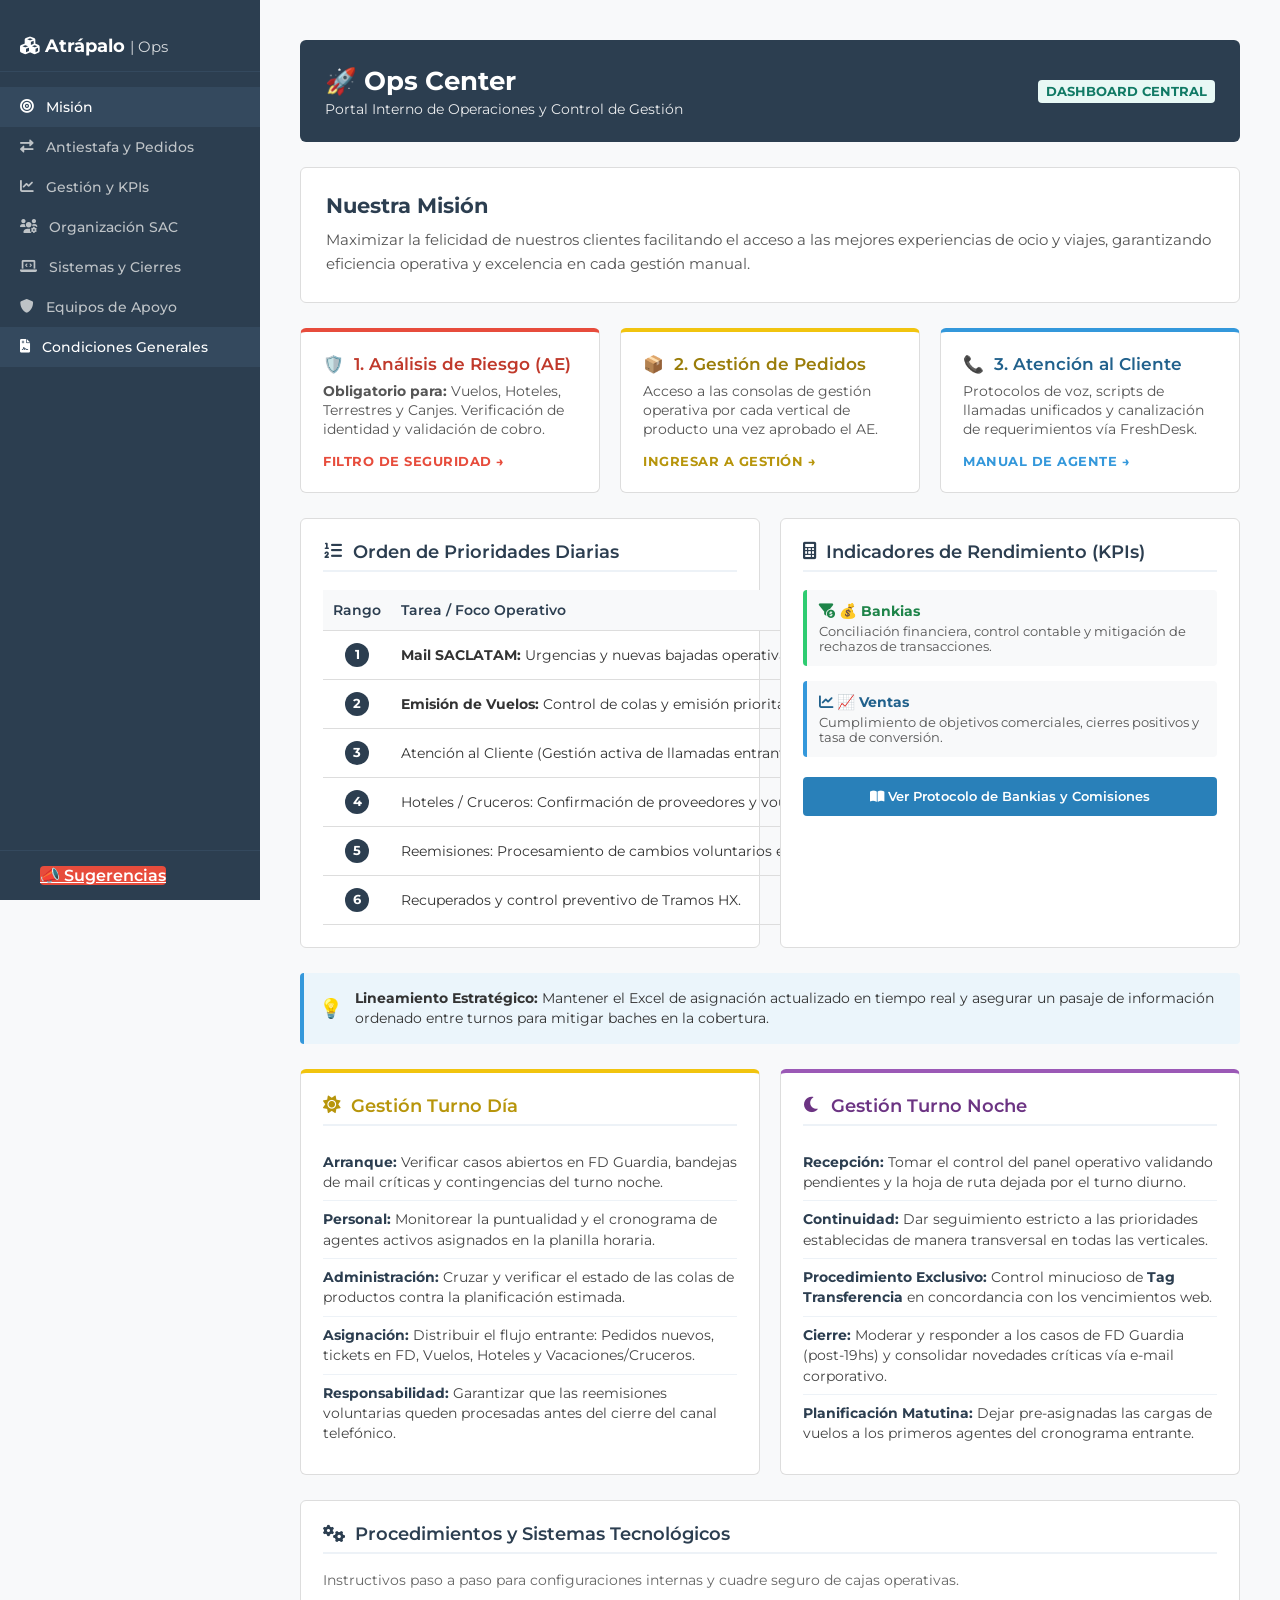
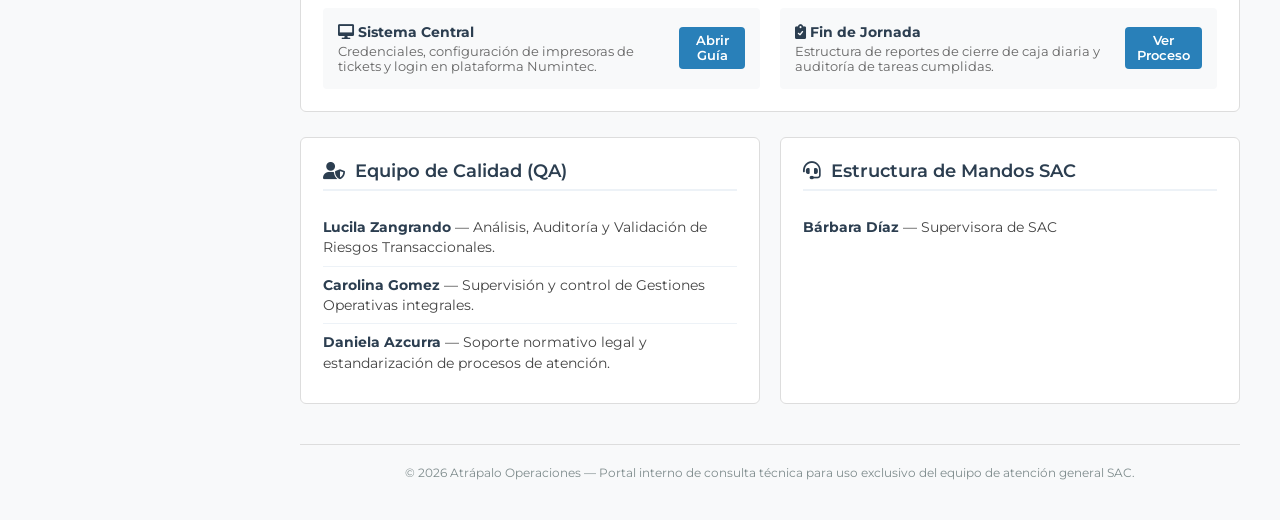
<file: index.html>
<!DOCTYPE html>
<html lang="es">
<head>
    <meta charset="UTF-8">
    <meta name="viewport" content="width=device-width, initial-scale=1.0">
    <title>Atrápalo Ops Center | Dashboard Operativo</title>
    <link href="https://fonts.googleapis.com/css2?family=Montserrat:wght@400;500;600;700&display=swap" rel="stylesheet">
    <link rel="stylesheet" href="https://cdnjs.cloudflare.com/ajax/libs/font-awesome/6.0.0/css/all.min.css">
    <link rel="stylesheet" href="./style.css">

</head>
<body>

    <nav class="sidebar">
        <div>
            <div class="sidebar-header">
                <i class="fas fa-cubes"></i> Atrápalo <span class="sub-logo">| Ops</span>
            </div>
            <ul>
                <li><a href="#objetivo" class="active"><i class="fas fa-bullseye"></i> Misión</a></li>
                <li><a href="#flujo-operativo"><i class="fas fa-exchange-alt"></i> Antiestafa y Pedidos</a></li>
                <li><a href="#gestion-diaria"><i class="fas fa-chart-line"></i> Gestión y KPIs</a></li>
                <li><a href="#distribucion"><i class="fas fa-users-cog"></i> Organización SAC</a></li>
                <li><a href="#guias-tecnicas"><i class="fas fa-laptop-code"></i> Sistemas y Cierres</a></li>
                <li><a href="#equipos"><i class="fas fa-shield-alt"></i> Equipos de Apoyo</a></li>
                <li><a href="./html/condiciones.html" class="active" target="_blank"><i class="fas fa-file-contract"></i> Condiciones Generales</a></li>

            </ul>
        </div>
        <div class="sidebar-footer">
            <a href="html/contacto.html" class="nav-cta">📣 Sugerencias</a>
        </div>
    </nav>

    <main class="main-content">
        
        <div class="airline-header">
            <div>
                <h1 style="font-size: 1.6rem; margin-bottom: 5px;">🚀 Ops Center</h1>
                <p style="font-size: 0.85rem; opacity: 0.9;">Portal Interno de Operaciones y Control de Gestión</p>
            </div>
            <div>
                <span class="badge-status" style="background:#e8f8f5; color:#117a65;">DASHBOARD CENTRAL</span>
            </div>
        </div>

        <section id="objetivo" class="hero-section">
            <h2>Nuestra Misión</h2>
            <p>Maximizar la felicidad de nuestros clientes facilitando el acceso a las mejores experiencias de ocio y viajes, garantizando eficiencia operativa y excelencia en cada gestión manual.</p>
        </section>

        <section id="flujo-operativo" style="margin-bottom: 25px;">
            <div class="grid-info-general">
                
                <a href="html/antiestafa.html" class="flow-card-link">
                    <div class="data-panel" style="border-top: 4px solid #e74c3c; height: 100%;">
                        <div class="flow-card-body">
                            <h3 style="color: #c0392b;"><span style="margin-right: 5px;">🛡️</span> 1. Análisis de Riesgo (AE)</h3>
                            <p><strong>Obligatorio para:</strong> Vuelos, Hoteles, Terrestres y Canjes. Verificación de identidad y validación de cobro.</p>
                            <span class="flow-cta" style="color: #e74c3c;">Filtro de Seguridad →</span>
                        </div>
                    </div>
                </a>

                <a href="html/gestion-pedidos.html" class="flow-card-link">
                    <div class="data-panel" style="border-top: 4px solid #f1c40f; height: 100%;">
                        <div class="flow-card-body">
                            <h3 style="color: #9a7d0a;"><span style="margin-right: 5px;">📦</span> 2. Gestión de Pedidos</h3>
                            <p>Acceso a las consolas de gestión operativa por cada vertical de producto una vez aprobado el AE.</p>
                            <span class="flow-cta" style="color: #b7950b;">Ingresar a Gestión →</span>
                        </div>
                    </div>
                </a>

                <a href="html/atencion-cliente.html" class="flow-card-link">
                    <div class="data-panel" style="border-top: 4px solid #3498db; height: 100%;">
                        <div class="flow-card-body">
                            <h3 style="color: #21618c;"><span style="margin-right: 5px;">📞</span> 3. Atención al Cliente</h3>
                            <p>Protocolos de voz, scripts de llamadas unificados y canalización de requerimientos vía FreshDesk.</p>
                            <span class="flow-cta" style="color: #3498db;">Manual de Agente →</span>
                        </div>
                    </div>
                </a>

            </div>
        </section>

        <section id="gestion-diaria" style="margin-bottom: 25px;">
            <div class="grid-info-general">
                
                <div class="data-panel" style="flex: 2;">
                    <div class="panel-title"><i class="fas fa-list-ol"></i> Orden de Prioridades Diarias</div>
                    <table class="consult-table">
                        <thead>
                            <tr>
                                <th style="width: 60px; text-align: center;">Rango</th>
                                <th>Tarea / Foco Operativo</th>
                                <th>Nivel de Cobertura</th>
                            </tr>
                        </thead>
                        <tbody>
                            <tr>
                                <td style="text-align: center;"><span class="priority-number">1</span></td>
                                <td><strong>Mail SACLATAM:</strong> Urgencias y nuevas bajadas operativas.</td>
                                <td><span class="badge-status" style="background:#fadbd8; color:#78281f;">Crítico</span></td>
                            </tr>
                            <tr>
                                <td style="text-align: center;"><span class="priority-number">2</span></td>
                                <td><strong>Emisión de Vuelos:</strong> Control de colas y emisión prioritaria absoluta.</td>
                                <td><span class="badge-status" style="background:#fadbd8; color:#78281f;">Crítico</span></td>
                            </tr>
                            <tr>
                                <td style="text-align: center;"><span class="priority-number">3</span></td>
                                <td>Atención al Cliente (Gestión activa de llamadas entrantes y FreshDesk).</td>
                                <td><span class="badge-status" style="background:#fdebd0; color:#7e5109;">Alta</span></td>
                            </tr>
                            <tr>
                                <td style="text-align: center;"><span class="priority-number">4</span></td>
                                <td>Hoteles / Cruceros: Confirmación de proveedores y vouchers.</td>
                                <td><span class="badge-status" style="background:#e8f4fd; color:#2b547e;">Media</span></td>
                            </tr>
                            <tr>
                                <td style="text-align: center;"><span class="priority-number">5</span></td>
                                <td>Reemisiones: Procesamiento de cambios voluntarios e involuntarios.</td>
                                <td><span class="badge-status" style="background:#e8f4fd; color:#2b547e;">Media</span></td>
                            </tr>
                            <tr>
                                <td style="text-align: center;"><span class="priority-number">6</span></td>
                                <td>Recuperados y control preventivo de Tramos HX.</td>
                                <td><span class="badge-status" style="background:#eaecee; color:#566573;">Baja</span></td>
                            </tr>
                        </tbody>
                    </table>
                </div>

                <div class="data-panel" style="flex: 1;">
                    <div class="panel-title"><i class="fas fa-calculator"></i> Indicadores de Rendimiento (KPIs)</div>
                    
                    <div style="margin-bottom: 15px; padding: 12px; background-color: var(--bg-light); border-left: 4px solid #2ecc71; border-radius: 4px;">
                        <h4 style="font-size: 0.9rem; color: #1e8449; margin-bottom: 4px;"><i class="fas fa-funnel-dollar"></i> 💰 Bankias</h4>
                        <p style="font-size: 0.8rem; color: #555;">Conciliación financiera, control contable y mitigación de rechazos de transacciones.</p>
                    </div>

                    <div style="padding: 12px; background-color: var(--bg-light); border-left: 4px solid #3498db; border-radius: 4px;">
                        <h4 style="font-size: 0.9rem; color: #21618c; margin-bottom: 4px;"><i class="fas fa-chart-line"></i> 📈 Ventas</h4>
                        <p style="font-size: 0.8rem; color: #555;">Cumplimiento de objetivos comerciales, cierres positivos y tasa de conversión.</p>
                    </div>

                    <div style="margin-top: 20px; text-align: center;">
                        <a href="html/bankia-detalle.html" class="btn-action" style="width: 100%; font-size: 0.8rem;">
                            <i class="fas fa-book-open"></i> Ver Protocolo de Bankias y Comisiones
                        </a>
                    </div>
                </div>

            </div>
        </section>

        <section id="distribucion" style="margin-bottom: 25px;">
            <div class="alert-box">
                <div style="font-size: 1.2rem;">💡</div>
                <div>
                    <strong>Lineamiento Estratégico:</strong> Mantener el Excel de asignación actualizado en tiempo real y asegurar un pasaje de información ordenado entre turnos para mitigar baches en la cobertura.
                </div>
            </div>

            <div class="grid-info-general">
                <div class="data-panel" style="border-top: 4px solid #f1c40f;">
                    <div class="panel-title" style="color: #b7950b;"><i class="fas fa-sun"></i> Gestión Turno Día</div>
                    <ul class="member-list">
                        <li><strong>Arranque:</strong> Verificar casos abiertos en FD Guardia, bandejas de mail críticas y contingencias del turno noche.</li>
                        <li><strong>Personal:</strong> Monitorear la puntualidad y el cronograma de agentes activos asignados en la planilla horaria.</li>
                        <li><strong>Administración:</strong> Cruzar y verificar el estado de las colas de productos contra la planificación estimada.</li>
                        <li><strong>Asignación:</strong> Distribuir el flujo entrante: Pedidos nuevos, tickets en FD, Vuelos, Hoteles y Vacaciones/Cruceros.</li>
                        <li><strong>Responsabilidad:</strong> Garantizar que las reemisiones voluntarias queden procesadas antes del cierre del canal telefónico.</li>
                    </ul>
                </div>

                <div class="data-panel" style="border-top: 4px solid #9b59b6;">
                    <div class="panel-title" style="color: #6c3483;"><i class="fas fa-moon"></i> Gestión Turno Noche</div>
                    <ul class="member-list">
                        <li><strong>Recepción:</strong> Tomar el control del panel operativo validando pendientes y la hoja de ruta dejada por el turno diurno.</li>
                        <li><strong>Continuidad:</strong> Dar seguimiento estricto a las prioridades establecidas de manera transversal en todas las verticales.</li>
                        <li><strong>Procedimiento Exclusivo:</strong> Control minucioso de <strong>Tag Transferencia</strong> en concordancia con los vencimientos web.</li>
                        <li><strong>Cierre:</strong> Moderar y responder a los casos de FD Guardia (post-19hs) y consolidar novedades críticas vía e-mail corporativo.</li>
                        <li><strong>Planificación Matutina:</strong> Dejar pre-asignadas las cargas de vuelos a los primeros agentes del cronograma entrante.</li>
                    </ul>
                </div>
            </div>
        </section>

        <section id="guias-tecnicas" style="margin-bottom: 25px;">
            <div class="data-panel">
                <div class="panel-title"><i class="fas fa-cogs"></i> Procedimientos y Sistemas Tecnológicos</div>
                <p style="font-size: 0.85rem; color: #666; margin-bottom: 20px;">Instructivos paso a paso para configuraciones internas y cuadre seguro de cajas operativas.</p>
                
                <div class="grid-info-general" style="margin-bottom: 0;">
                    <div style="background: var(--bg-light); padding: 15px; border-radius: 4px; display: flex; justify-content: space-between; align-items: center;">
                        <div>
                            <h4 style="font-size: 0.9rem; color: var(--primary-blue);"><i class="fas fa-desktop"></i> Sistema Central</h4>
                            <p style="font-size: 0.8rem; color: #666; margin-top: 3px;">Credenciales, configuración de impresoras de tickets y login en plataforma Numintec.</p>
                        </div>
                        <a href="html/gestion-sistema.html" class="btn-action btn-sm">Abrir Guía</a>
                    </div>

                    <div style="background: var(--bg-light); padding: 15px; border-radius: 4px; display: flex; justify-content: space-between; align-items: center;">
                        <div>
                            <h4 style="font-size: 0.9rem; color: var(--primary-blue);"><i class="fas fa-clipboard-check"></i> Fin de Jornada</h4>
                            <p style="font-size: 0.8rem; color: #666; margin-top: 3px;">Estructura de reportes de cierre de caja diaria y auditoría de tareas cumplidas.</p>
                        </div>
                        <a href="html/fin-dia.html" class="btn-action btn-sm">Ver Proceso</a>
                    </div>
                </div>
            </div>
        </section>

        <section id="equipos" style="margin-bottom: 25px;">
            <div class="grid-info-general">
                
                <div class="data-panel">
                    <div class="panel-title"><i class="fas fa-user-shield"></i> Equipo de Calidad (QA)</div>
                    <ul class="member-list">
                        <li><strong>Lucila Zangrando</strong> — Análisis, Auditoría y Validación de Riesgos Transaccionales.</li>
                        <li><strong>Carolina Gomez</strong> — Supervisión y control de Gestiones Operativas integrales.</li>
                        <li><strong>Daniela Azcurra</strong> — Soporte normativo legal y estandarización de procesos de atención.</li>
                    </ul>
                </div>

                <div class="data-panel">
                    <div class="panel-title"><i class="fas fa-headset"></i> Estructura de Mandos SAC</div>
                    <ul class="member-list">
                        <li><strong>Bárbara Díaz</strong> — Supervisora de SAC</li>
                    </ul>
                </div>

            </div>
        </section>

        <footer>
            <p>&copy; 2026 Atrápalo Operaciones — Portal interno de consulta técnica para uso exclusivo del equipo de atención general SAC.</p>
        </footer>

    </main>

</body>
</html>
</file>
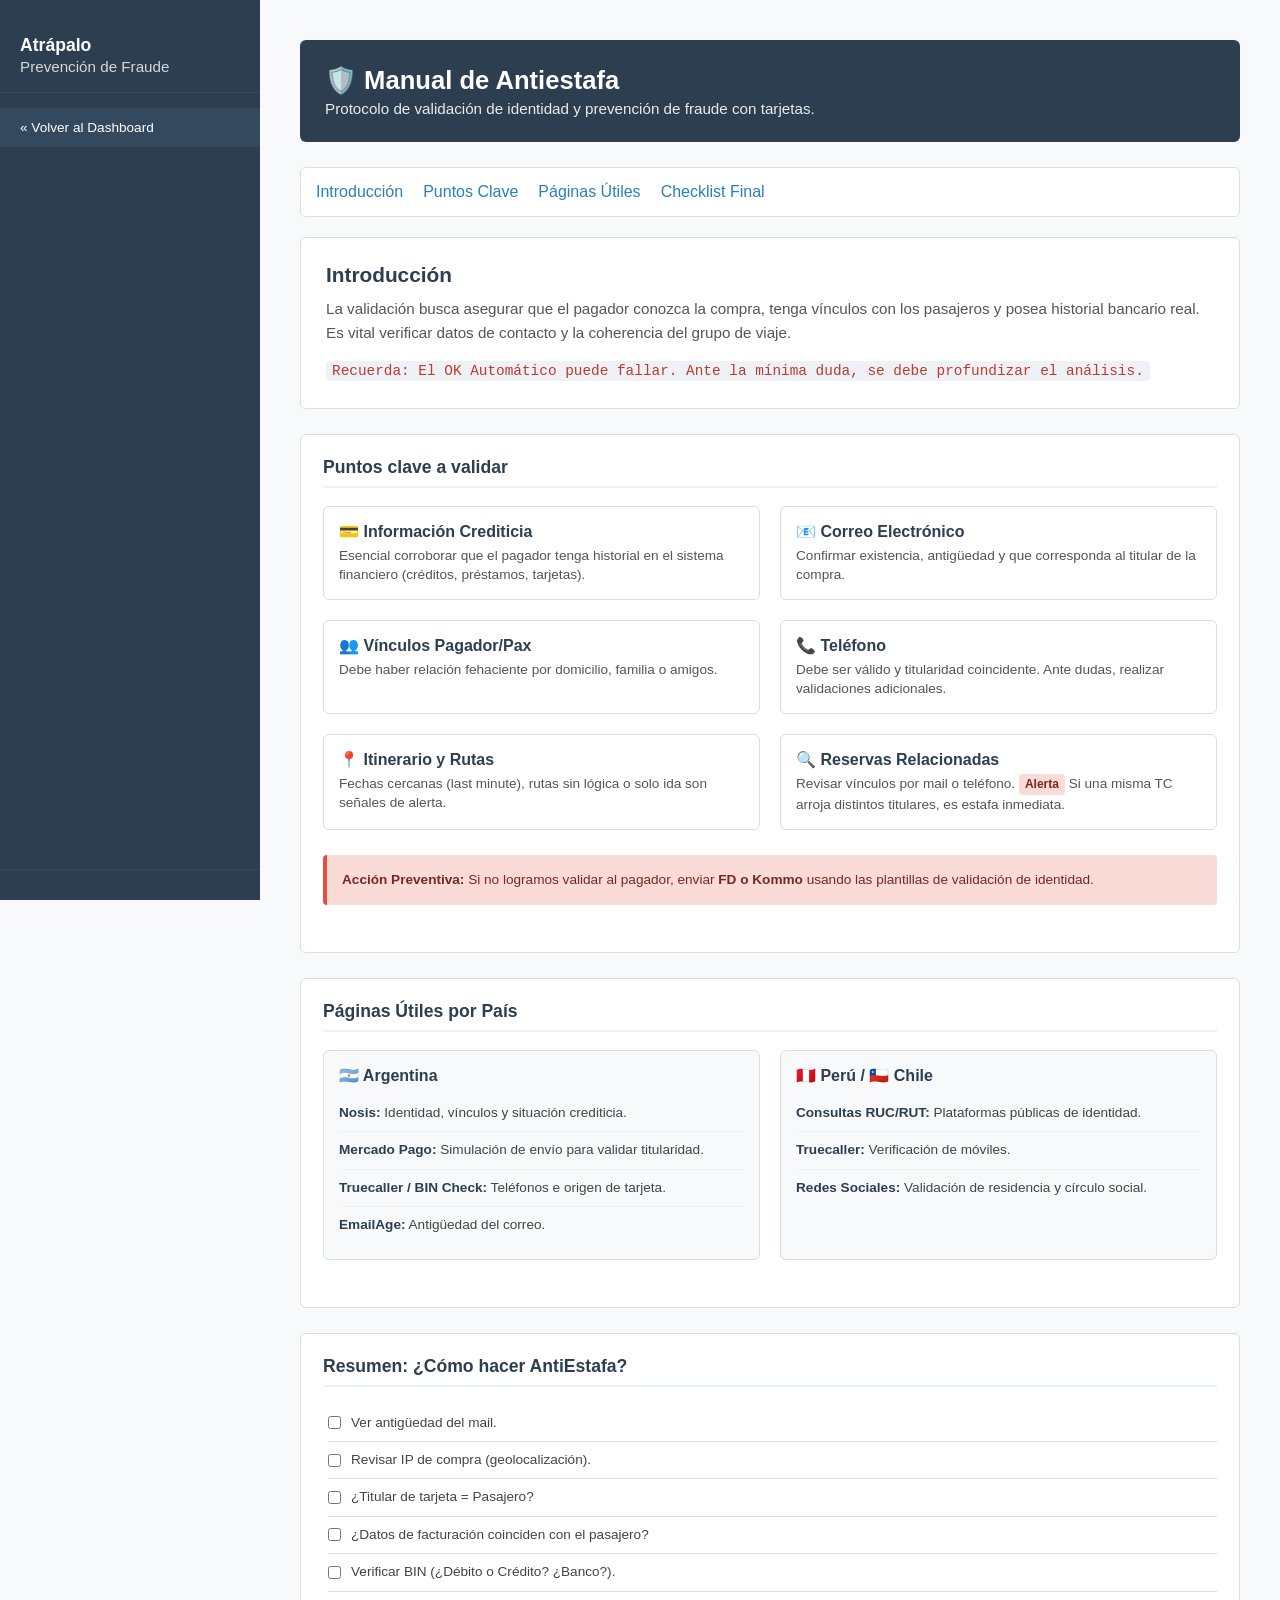
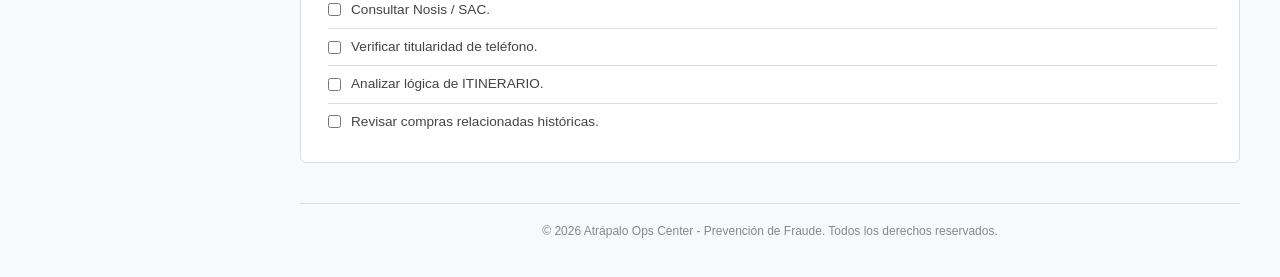
<file: html/antiestafa.html>
<!DOCTYPE html>
<html lang="es">
<head>
    <meta charset="UTF-8">
    <meta name="viewport" content="width=device-width, initial-scale=1.0">
    <title>Manual Antiestafa | Ops Center</title>
    <link rel="stylesheet" href="../style.css">
</head>
<body>

    <!-- MENÚ LATERAL (SIDEBAR): Adaptado a la estructura fija global -->
    <aside class="sidebar">
        <div>
            <div class="sidebar-header">
                Atrápalo <br>
                <span class="sub-logo">Prevención de Fraude</span>
            </div>
            <ul>
                <li>
                    <a href="../index.html" class="active">
                        <span>« Volver al Dashboard</span>
                    </a>
                </li>
            </ul>
        </div>
        <div class="sidebar-footer">
            <!-- Espacio para metadatos o links secundarios del pie del menú si fuesen necesarios -->
        </div>
    </aside>

    <!-- CONTENEDOR PRINCIPAL: Desplazado a la derecha para no solapar el menú -->
    <main class="main-content">
        
        <!-- ENCABEZADO DE SECCIÓN PRINCIPAL -->
        <header class="airline-header">
            <div>
                <h1 style="font-size: 1.6rem; font-weight: 700; margin: 0;">🛡️ Manual de Antiestafa</h1>
                <p style="font-size: 0.95rem; opacity: 0.9; margin-top: 5px;">Protocolo de validación de identidad y prevención de fraude con tarjetas.</p>
            </div>
        </header>

        <!-- ENLACES RÁPIDOS / SUBMENÚ INTERNO -->
        <nav class="top-filter-bar">
            <a href="#intro">Introducción</a>
            <a href="#pasos">Puntos Clave</a>
            <a href="#sitios">Páginas Útiles</a>
            <a href="#resumen">Checklist Final</a>
        </nav>

        <!-- INTRODUCCIÓN (HERO SECTION) -->
        <section id="intro" class="hero-section">
            <h2>Introducción</h2>
            <p>La validación busca asegurar que el pagador conozca la compra, tenga vínculos con los pasajeros y posea historial bancario real. Es vital verificar datos de contacto y la coherencia del grupo de viaje.</p>
            <p style="margin-top: 12px;">
                <code>Recuerda: El OK Automático puede fallar. Ante la mínima duda, se debe profundizar el análisis.</code>
            </p>
        </section>

        <!-- PUNTOS CLAVE A VALIDAR -->
        <section id="pasos" class="data-panel" style="margin-bottom: 25px;">
            <div class="panel-title">
                <span>Puntos clave a validar</span>
            </div>
            
            <!-- Reutilización de la grilla auto-ajustable -->
            <div class="grid-info-general">
                <div class="hero-section" style="margin-bottom: 0; padding: 15px;">
                    <h3 style="font-size: 1rem; color: var(--primary-blue); margin-bottom: 5px;">💳 Información Crediticia</h3>
                    <p style="font-size: 0.85rem; color: #555; line-height: 1.4;">Esencial corroborar que el pagador tenga historial en el sistema financiero (créditos, préstamos, tarjetas).</p>
                </div>
                <div class="hero-section" style="margin-bottom: 0; padding: 15px;">
                    <h3 style="font-size: 1rem; color: var(--primary-blue); margin-bottom: 5px;">📧 Correo Electrónico</h3>
                    <p style="font-size: 0.85rem; color: #555; line-height: 1.4;">Confirmar existencia, antigüedad y que corresponda al titular de la compra.</p>
                </div>
                <div class="hero-section" style="margin-bottom: 0; padding: 15px;">
                    <h3 style="font-size: 1rem; color: var(--primary-blue); margin-bottom: 5px;">👥 Vínculos Pagador/Pax</h3>
                    <p style="font-size: 0.85rem; color: #555; line-height: 1.4;">Debe haber relación fehaciente por domicilio, familia o amigos.</p>
                </div>
                <div class="hero-section" style="margin-bottom: 0; padding: 15px;">
                    <h3 style="font-size: 1rem; color: var(--primary-blue); margin-bottom: 5px;">📞 Teléfono</h3>
                    <p style="font-size: 0.85rem; color: #555; line-height: 1.4;">Debe ser válido y titularidad coincidente. Ante dudas, realizar validaciones adicionales.</p>
                </div>
                <div class="hero-section" style="margin-bottom: 0; padding: 15px;">
                    <h3 style="font-size: 1rem; color: var(--primary-blue); margin-bottom: 5px;">📍 Itinerario y Rutas</h3>
                    <p style="font-size: 0.85rem; color: #555; line-height: 1.4;">Fechas cercanas (last minute), rutas sin lógica o solo ida son señales de alerta.</p>
                </div>
                <div class="hero-section" style="margin-bottom: 0; padding: 15px;">
                    <h3 style="font-size: 1rem; color: var(--primary-blue); margin-bottom: 5px;">🔍 Reservas Relacionadas</h3>
                    <p style="font-size: 0.85rem; color: #555; line-height: 1.4;">Revisar vínculos por mail o teléfono. <span class="badge-status badge-restrict" style="font-size:0.75rem; padding: 2px 6px;">Alerta</span> Si una misma TC arroja distintos titulares, es estafa inmediata.</p>
                </div>
            </div>

            <!-- Caja de Alerta Operativa -->
            <div class="alert-box" style="margin-top: 25px; border-left-color: #e74c3c; background-color: var(--alert-red); color: var(--alert-red-text);">
                <div>
                    <strong>Acción Preventiva:</strong> Si no logramos validar al pagador, enviar <strong>FD o Kommo</strong> usando las plantillas de validación de identidad.
                </div>
            </div>
        </section>

        <!-- PÁGINAS ÚTILES POR PAÍS -->
        <section id="sitios" class="data-panel" style="margin-bottom: 25px;">
            <div class="panel-title">
                <span>Páginas Útiles por País</span>
            </div>
            <div class="grid-info-general">
                <div style="background: var(--bg-light); padding: 15px; border-radius: 6px; border: 1px solid var(--border-color);">
                    <h4 style="margin-bottom: 10px; color: var(--primary-blue);">🇦🇷 Argentina</h4>
                    <ul class="member-list">
                        <li><strong>Nosis:</strong> Identidad, vínculos y situación crediticia.</li>
                        <li><strong>Mercado Pago:</strong> Simulación de envío para validar titularidad.</li>
                        <li><strong>Truecaller / BIN Check:</strong> Teléfonos e origen de tarjeta.</li>
                        <li><strong>EmailAge:</strong> Antigüedad del correo.</li>
                    </ul>
                </div>
                <div style="background: var(--bg-light); padding: 15px; border-radius: 6px; border: 1px solid var(--border-color);">
                    <h4 style="margin-bottom: 10px; color: var(--primary-blue);">🇵🇪 Perú / 🇨🇱 Chile</h4>
                    <ul class="member-list">
                        <li><strong>Consultas RUC/RUT:</strong> Plataformas públicas de identidad.</li>
                        <li><strong>Truecaller:</strong> Verificación de móviles.</li>
                        <li><strong>Redes Sociales:</strong> Validación de residencia y círculo social.</li>
                    </ul>
                </div>
            </div>
        </section>

        <!-- CHECKLIST FINAL -->
        <section id="resumen" class="data-panel">
            <div class="panel-title">
                <span>Resumen: ¿Cómo hacer AntiEstafa?</span>
            </div>
            <ul class="member-list" style="margin-left: 5px;">
                <li style="display: flex; align-items: center; gap: 10px; border-bottom: 1px solid var(--border-color);"><input type="checkbox"> Ver antigüedad del mail.</li>
                <li style="display: flex; align-items: center; gap: 10px; border-bottom: 1px solid var(--border-color);"><input type="checkbox"> Revisar IP de compra (geolocalización).</li>
                <li style="display: flex; align-items: center; gap: 10px; border-bottom: 1px solid var(--border-color);"><input type="checkbox"> ¿Titular de tarjeta = Pasajero?</li>
                <li style="display: flex; align-items: center; gap: 10px; border-bottom: 1px solid var(--border-color);"><input type="checkbox"> ¿Datos de facturación coinciden con el pasajero?</li>
                <li style="display: flex; align-items: center; gap: 10px; border-bottom: 1px solid var(--border-color);"><input type="checkbox"> Verificar BIN (¿Débito o Crédito? ¿Banco?).</li>
                <li style="display: flex; align-items: center; gap: 10px; border-bottom: 1px solid var(--border-color);"><input type="checkbox"> Consultar Nosis / SAC.</li>
                <li style="display: flex; align-items: center; gap: 10px; border-bottom: 1px solid var(--border-color);"><input type="checkbox"> Verificar titularidad de teléfono.</li>
                <li style="display: flex; align-items: center; gap: 10px; border-bottom: 1px solid var(--border-color);"><input type="checkbox"> Analizar lógica de ITINERARIO.</li>
                <li style="display: flex; align-items: center; gap: 10px; border-bottom: none;"><input type="checkbox"> Revisar compras relacionadas históricas.</li>
            </ul>
        </section>

        <!-- INTERN FOOTER -->
        <footer>
            <p>&copy; 2026 Atrápalo Ops Center - Prevención de Fraude. Todos los derechos reservados.</p>
        </footer>

    </main>

</body>
</html>
</file>
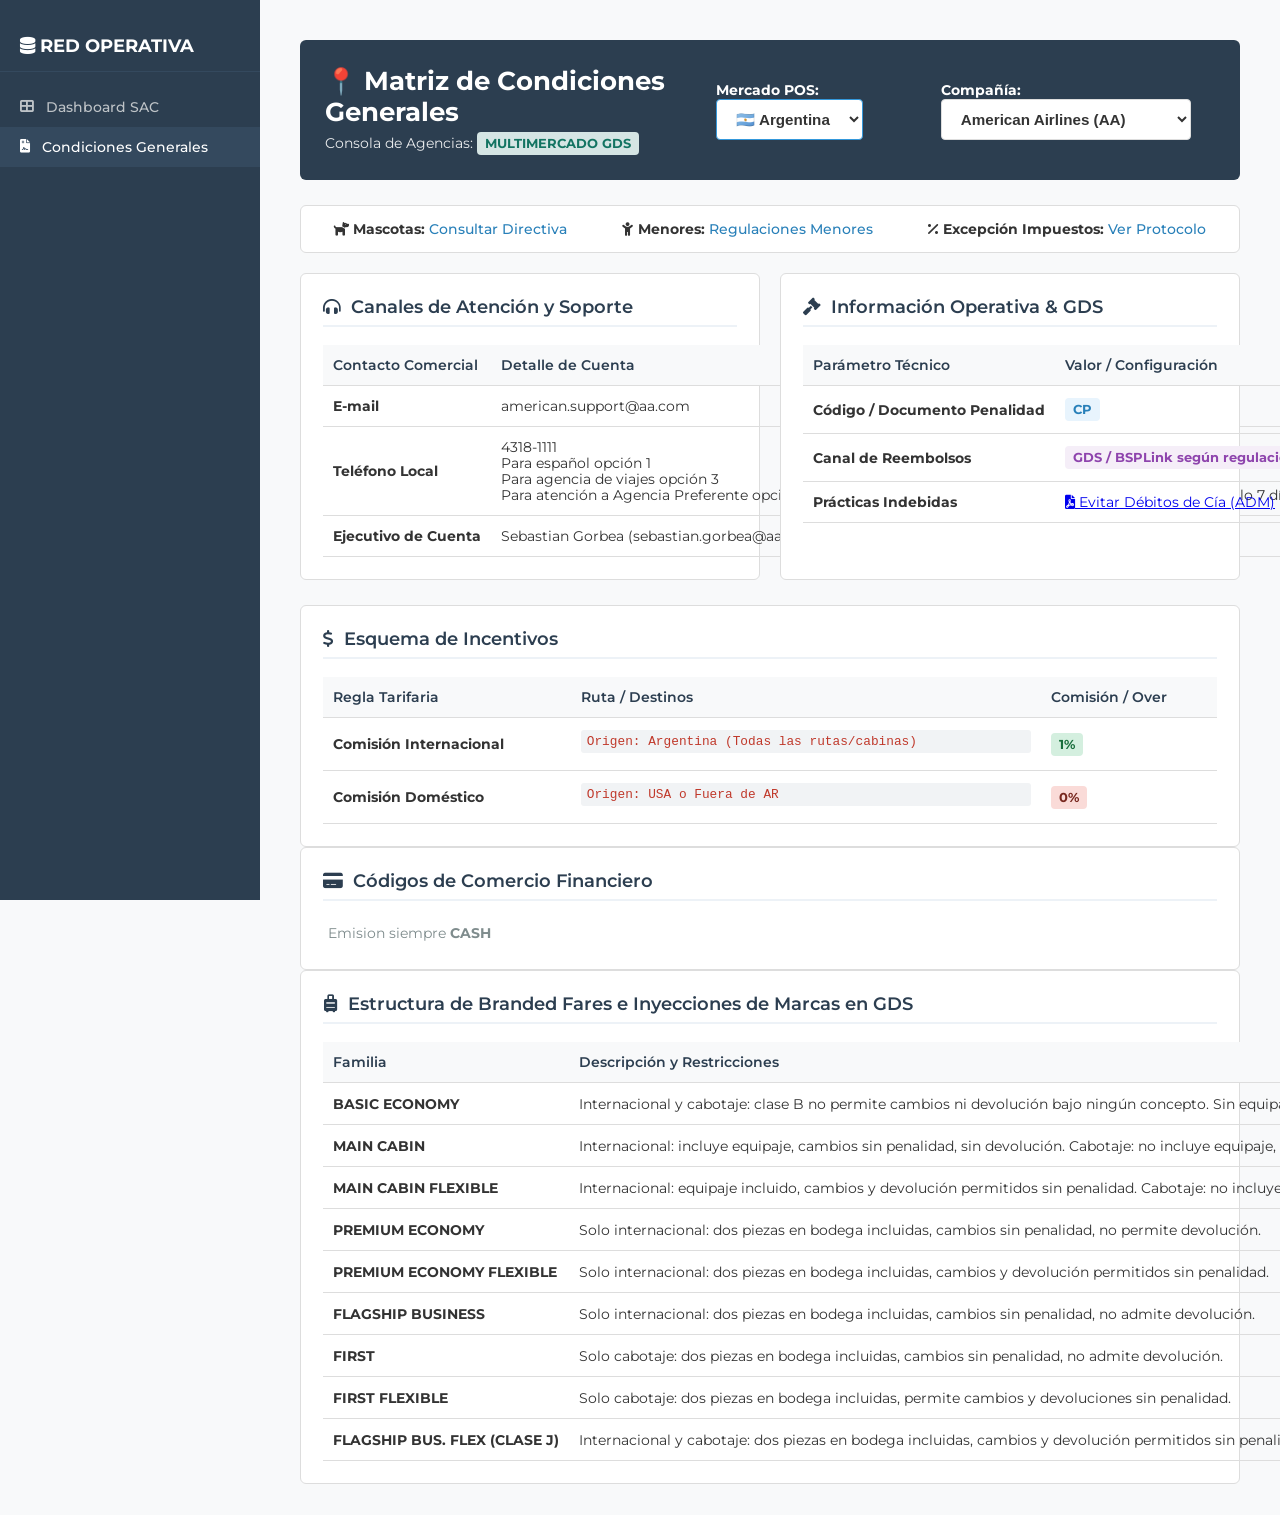
<file: html/condiciones.html>
<!DOCTYPE html>
<html lang="es">
<head>
    <meta charset="UTF-8">
    <title>SAC Consultas | Matriz GDS Global</title>
    <link href="https://fonts.googleapis.com/css2?family=Montserrat:wght@400;500;600;700&display=swap" rel="stylesheet">
    <link rel="stylesheet" href="https://cdnjs.cloudflare.com/ajax/libs/font-awesome/6.0.0/css/all.min.css">
    <link rel="stylesheet" href="../style.css">

  
</head>
<body>

    <nav class="sidebar">
        <div class="sidebar-header">
            <i class="fas fa-database"></i> RED OPERATIVA
        </div>
        <ul>
            <li><a href="../index.html"><i class="fas fa-th-large"></i> Dashboard SAC</a></li>
            <li><a href="./condiciones.html" class="active"><i class="fas fa-file-contract"></i> Condiciones Generales</a></li>
        </ul>
    </nav>

    <main class="main-content">
        
        <div class="airline-header">
            <div>
                <h1 style="font-size: 1.6rem; margin-bottom: 5px;">📍 Matriz de Condiciones Generales</h1>
                <p style="font-size: 0.85rem; opacity: 0.9;">Consola de Agencias: <span class="badge-status" style="background:#e8f8f5; color:#117a65; font-weight: bold;">MULTIMERCADO GDS</span></p>
            </div>
            <div class="selectors-container">
                <div>
                    <label for="mercadoSelect" style="margin-right: 5px; font-size: 0.85rem; font-weight: bold;">Mercado POS:</label>
                    <select id="mercadoSelect" class="airline-selector" onchange="cambiarAerolinea()" style="border-color: #3498db;">
                        <option value="AR">🇦🇷 Argentina</option>
                        <option value="CL">🇨🇱 Chile</option>
                        <option value="PE">🇵🇪 Perú</option>
                    </select>
                </div>
                <div>
                    <label for="aerolineaSelect" style="margin-right: 5px; font-size: 0.85rem; font-weight: bold;">Compañía:</label>
                    <select id="aerolineaSelect" class="airline-selector" onchange="cambiarAerolinea()">
                        <option value="AA">American Airlines (AA)</option>
                        <option value="AC">Air Canada (AC)</option>
                        <option value="AM">Aeroméxico (AM)</option>
                        <option value="AR">Aerolíneas Argentinas (AR)</option>
                        <option value="AV">Avianca (AV)</option>
                        <option value="AF">Air France (AF)</option>
                        <option value="BA">British Airways (BA)</option>
                        <option value="BO">Boliviana de Aviación (BO)</option>
                        <option value="CM">Copa Airlines (CM)</option>
                        <option value="DL">Delta Air Lines (DL)</option>
                        <option value="EK">Emirates (EK)</option>
                        <option value="G3">GOL (G3)</option>
                        <option value="HR">Hahn Air (HR)</option>
                        <option value="H2">Sky Airline (H2)</option>
                        <option value="IB">Iberia (IB)</option>
                        <option value="LA">LATAM Airlines (LA)</option>
                        <option value="LH">Lufthansa (LH)</option>
                        <option value="KL">KLM (KL)</option>
                        <option value="PU">Plus Ultra (PU)</option>
                        <option value="PZ">Paranair (PZ)</option>
                        <option value="QR">Qatar Airways (QR)</option>
                        <option value="UA">United Airlines (UA)</option>
                        <option value="UX">Air Europa (UX)</option>
                        <option value="WJ">JetSmart (WJ)</option>
                    </select>
                </div>
            </div>
        </div>

        <div class="top-filter-bar" style="font-size: 0.85rem; justify-content: space-around;">
            <div><strong><i class="fas fa-dog"></i> Mascotas:</strong> <a id="linkMascotas" href="#" target="_blank">Consultar Directiva</a></div>
            <div><strong><i class="fas fa-child"></i> Menores:</strong> <a id="linkMenores" href="#" target="_blank">Regulaciones Menores</a></div>
            <div><strong><i class="fas fa-percent"></i> Excepción Impuestos:</strong> <a id="linkImpuestos" href="#" target="_blank">Ver Protocolo</a></div>
        </div>

        <div class="grid-info-general" style="margin-top: 20px;">
            <div class="data-panel" style="margin-bottom: 0;">
                <div class="panel-title"><i class="fas fa-headphones-alt"></i> Canales de Atención y Soporte</div>
                <div id="tablaContactos"></div>
            </div>

            <div class="data-panel" style="margin-bottom: 0;">
                <div class="panel-title"><i class="fas fa-gavel"></i> Información Operativa & GDS</div>
                <table class="consult-table">
                    <thead>
                        <tr>
                            <th>Parámetro Técnico</th>
                            <th>Valor / Configuración</th>
                        </tr>
                    </thead>
                    <tbody>
                        <tr>
                            <td><strong>Código / Documento Penalidad</strong></td>
                            <td><span id="codPenalidad" class="badge-status" style="background:#e8f4fd; color:#2980b9; font-weight:bold;">-</span></td>
                        </tr>
                        <tr>
                            <td><strong>Canal de Reembolsos</strong></td>
                            <td><span id="canalReembolso" class="badge-status" style="background:#f5eef8; color:#8e44ad; font-weight:bold;">-</span></td>
                        </tr>
                        <tr>
                            <td><strong>Prácticas Indebidas</strong></td>
                            <td><a id="linkPracticas" href="#" target="_blank"><i class="fas fa-file-pdf"></i> Evitar Débitos de Cía (ADM)</a></td>
                        </tr>
                        <tr id="filaReprogramaciones" style="display:none;">
                            <td><strong>Reprogramaciones / Schedule Change</strong></td>
                            <td><a id="linkReprogramaciones" href="#" target="_blank" style="color: #e67e22; font-weight: bold;"><i class="fas fa-clock"></i> Ver Procedimiento Oficial</a></td>
                        </tr>
                        <tr id="filaComandoBT" style="display:none;">
                            <td><strong>Comando Cotización Tarifa BT</strong></td>
                            <td><span id="txtComandoBT" class="gds-command">-</span></td>
                        </tr>
                        <tr id="filaInfoAdicional" style="display:none;">
                            <td><strong>Información Adicional</strong></td>
                            <td id="infoAdicionalContainer" style="font-size: 0.85rem; line-height: 1.4;">-</td>
                        </tr>
                    </tbody>
                </table>
            </div>
        </div>

        <div class="data-panel" id="panelOver">
            <div class="panel-title"><i class="fas fa-dollar-sign"></i> Esquema de Incentivos</div>
            <div id="tablaOver"></div>
        </div>

        <div class="data-panel" id="panelTarjetas">
            <div class="panel-title"><i class="fas fa-credit-card"></i> Códigos de Comercio Financiero </div>
            <div id="tablaTarjetas"></div>
        </div>

        <div class="data-panel" id="panelFares">
            <div class="panel-title"><i class="fas fa-suitcase-rolling"></i> Estructura de Branded Fares e Inyecciones de Marcas en GDS</div>
            <div id="tablaFares"></div>
        </div>

    </main>

    <script>
        // ==========================================
        // 1. BASE DE DATOS FIJA POR AEROLÍNEA
        // ==========================================
        const baseDatosAerolineas = {
            AR:{

                AA: {
                    mascotas: "https://www.aa.com/i18n/travel-info/special-assistance/pets.jsp",
                menores: "https://www.aa.com/i18n/travel-info/special-assistance/unaccompanied-minors.jsp",
                impuestos: "https://ricale-my.sharepoint.com/:b:/p/dg/EY-lUlxKSYJDkIzpSQ4VeaUBsmtIIzT6VMFBuoi1GhDGcg?e=pSsrei",
                practicas: "https://ricale-my.sharepoint.com/:b:/p/mfischer/EYxD-p-qxqFEgSgDC8aeBhgBlSfaLZrZd0u6mm2HTvVc0A?e=H4j1HB",
                penalidad: "CP",
                reembolso: "GDS / BSPLink según regulación de ticket",
                comandoBT: "",
                contactosHTML: `    
                    <table class="consult-table">
                        <thead><tr><th>Contacto Comercial</th><th>Detalle de Cuenta</th></tr></thead>
                        <tbody>
                            <tr><td><strong>E-mail</strong></td><td>american.support@aa.com</td></tr>
                            <tr><td><strong>Teléfono Local</strong></td><td>4318-1111 <br/> Para español opción 1 <br/> Para agencia de viajes opción 3 <br/> Para atención a Agencia Preferente opción 5 (hasta las 22hs) Luego ingresar número IATA de 7 dígitos (solo 7 dígitos)</td></tr>
                            <tr><td><strong>Ejecutivo de Cuenta</strong></td><td>Sebastian Gorbea (sebastian.gorbea@aa.com)</td></tr>
                        </tbody>
                    </table>`,
                tarjetasHTML: `<p style='color:#7f8c8d; font-size:0.90rem; padding:5px;'>Emision siempre <strong>CASH</strong></p>`,
                faresHTML: `
                    <table class="consult-table">
                        <thead><tr><th>Familia</th><th>Descripción y Restricciones</th><th>Amadeus (Inyección)</th><th>Galileo (Inyección)</th></tr></thead>
                        <tbody>
                            <tr><td><strong>BASIC ECONOMY</strong></td><td>Internacional y cabotaje: clase B no permite cambios ni devolución bajo ningún concepto. Sin equipaje en bodega. <span style="color:#c0392b;font-weight:600;">*** DISPONIBLE SOLO EN NDC ***</span></td><td><code>-</code></td><td><code>-</code></td></tr>
                            <tr><td><strong>MAIN CABIN</strong></td><td>Internacional: incluye equipaje, cambios sin penalidad, sin devolución. Cabotaje: no incluye equipaje, cambios sin penalidad, sin devolución.</td><td><code>FXB/FF-MAIN</code></td><td><code>FQ:TMAIN</code></td></tr>
                            <tr><td><strong>MAIN CABIN FLEXIBLE</strong></td><td>Internacional: equipaje incluido, cambios y devolución permitidos sin penalidad. Cabotaje: no incluye equipaje, cambios y devoluciones sin penalidad.</td><td><code>FXB/FF-MAINFL</code></td><td><code>FQ:TMAINFL</code></td></tr>
                            <tr><td><strong>PREMIUM ECONOMY</strong></td><td>Solo internacional: dos piezas en bodega incluidas, cambios sin penalidad, no permite devolución.</td><td><code>FXB/FF-PEC</code></td><td><code>FQ:TPEC</code></td></tr>
                            <tr><td><strong>PREMIUM ECONOMY FLEXIBLE</strong></td><td>Solo internacional: dos piezas en bodega incluidas, cambios y devolución permitidos sin penalidad.</td><td><code>FXB/FF-PECFL</code></td><td><code>FQ:TPECFL</code></td></tr>
                            <tr><td><strong>FLAGSHIP BUSINESS</strong></td><td>Solo internacional: dos piezas en bodega incluidas, cambios sin penalidad, no admite devolución.</td><td><code>FXB/FF-FBUS</code></td><td><code>FQ:TFBUS</code></td></tr>
                            <tr><td><strong>FIRST</strong></td><td>Solo cabotaje: dos piezas en bodega incluidas, cambios sin penalidad, no admite devolución.</td><td><code>FXB/FF-FIR</code></td><td><code>FQ:TFIR</code></td></tr>
                            <tr><td><strong>FIRST FLEXIBLE</strong></td><td>Solo cabotaje: dos piezas en bodega incluidas, permite cambios y devoluciones sin penalidad.</td><td><code>FXB/FF-FIRFL holiday</code></td><td><code>FQ:TFIRFL</code></td></tr>
                            <tr><td><strong>FLAGSHIP BUS. FLEX (CLASE J)</strong></td><td>Internacional y cabotaje: dos piezas en bodega incluidas, cambios y devolución permitidos sin penalidad. Clase J.</td><td><code>FXB/FF-FBUSFL</code></td><td><code>FQ:TFBUSFL</code></td></tr>
                        </tbody>
                        </table>`
                    },
                    AC: {
                        mascotas: "https://www.aircanada.com/us/es/aco/home/plan/special-assistance/pets.html#/",
                        menores: "https://www.aircanada.com/us/es/aco/home/plan/special-assistance/travelling-with-children.html#/",
                        impuestos: "https://ricale-my.sharepoint.com/:b:/p/dg/EQgewF3dhv5BvCRcqabVfVYBwMfnNnOMRzGwQlzHckYCjw?e=gZhgdk",
                practicas: "https://ricale-my.sharepoint.com/:b:/p/mfischer/EYxD-p-qxqFEgSgDC8aeBhgBlSfaLZrZd0u6mm2HTvVc0A?e=yxdeig",
                penalidad: "CP",
                reembolso: "GDS / BSPLink según regulación de ticket",
                comandoBT: "",
                contactosHTML: `
                    <table class="consult-table">
                        <thead><tr><th>Canal</th><th>Detalle / Destinatario</th></tr></thead>
                        <tbody>
                            <tr><td><strong>Soporte Agencias</strong></td><td><a href="mailto:Soporteargentina@aircanada.ca">Soporteargentina@aircanada.ca</a></td></tr>
                            <tr><td><strong>Contact Center / Tel.</strong></td><td>11 6842 3263</td></tr>
                            <tr><td><strong>Ejecutiva de Cuenta</strong></td><td>Patricia Garrido (<a href="mailto:patricia.garrido@aircanada.ca">patricia.garrido@aircanada.ca</a>)</td></tr>
                            </tbody>
                    </table>`,
                tarjetasHTML: `<p style='color:#7f8c8d; font-size:0.90rem; padding:5px;'>Emision siempre <strong>CASH</strong></p>`,
                faresHTML: `
                    <table class="consult-table">
                        <thead><tr><th>Familia / Promoción</th><th>Descripción e Incidencias de Equipaje</th><th>Amadeus</th><th>Galileo (Travelport)</th></tr></thead>
                        <tbody>
                            <tr><td><strong>BASIC</strong></td><td>Solo internacional: no incluye equipaje en bodega, no permite cambios ni devolución.</td><td><code>FXB/FF-BASIC</code></td><td><code>FQ--BASIC:B</code></td></tr>
                            <tr><td><strong>STANDARD</strong></td><td>Internacional: incluye una pieza en bodega, cambios con penalidad, no permite devolución. Cabotaje: no incluye equipaje en bodega, cambios con penalidad, no permite devolución.</td><td><code>FXB/FF-STANDARD</code></td><td><code>FQ--STANDARD:B</code></td></tr>
                            <tr><td><strong>FLEX</strong></td><td>Internacional: incluye una pieza en bodega, cambios y devolución con penalidad. Cabotaje: incluye una pieza en bodega, cambios sin penalidad, no permite devolución.</td><td><code>FXB/FF-FLEX</code></td><td><code>FQ--FLEX:B</code></td></tr>
                            <tr><td><strong>COMFORT</strong></td><td>Solo doméstico: incluye dos piezas en bodega, permite cambios y devolución sin costo.</td><td><code>FXB/FF-COMFORT</code></td><td><code>FQ--COMFORT:B</code></td></tr>
                            <tr><td><strong>LATITUDE</strong></td><td>Internacional y cabotaje: incluye dos piezas en bodega, cambios y devolución sin costo.</td><td><code>FXB/FF-LATITUDE</code></td><td><code>FQ--LATITUDE:B</code></td></tr>
                            <tr><td><strong>PREMIUM ECONOMY STANDARD</strong></td><td>Solo internacional: incluye dos piezas en bodega, cambios y devolución con penalidad.</td><td><code>FXB/FF-PYSTAND</code></td><td><code>FQ--PYSTAND:B</code></td></tr>
                            <tr><td><strong>PREMIUM ECONOMY LATITUD</strong></td><td>Solo internacional: incluye dos piezas en bodega, cambios y devolución sin costo.</td><td><code>FXB/FF-PYLAT</code></td><td><code>FQ--PYLAT:B</code></td></tr>
                            <tr><td><strong>BUSINESS STANDARD</strong></td><td>Internacional: incluye dos piezas en bodega, cambios y devolución con penalidad. Cabotaje: incluye dos piezas en bodega, cambio con penalidad, no permite devolución.</td><td><code>FXB/FF-EXECSTAND</code></td><td><code>FQ--EXECSTAND:B</code></td></tr>
                            <tr><td><strong>BUSINESS LATITUD</strong></td><td>Internacional y cabotaje: incluye dos piezas en bodega, cambios y devolución sin penalidad.</td><td><code>FXB/FF-EXECLAT</code></td><td><code>FQ--EXECLAT:B</code></td></tr>
                        </tbody>
                    </table>`
            },
            AM: {
                mascotas: "https://www.aeromexico.com/es-ar/informacion-de-vuelos/transporte-aereo-de-mascotas",
                menores: "https://www.aeromexico.com/es-ar/informacion-de-vuelos/pasajeros/menores-sin-acompa%C3%B1ar",
                impuestos: "https://ricale-my.sharepoint.com/:b:/p/dg/EUmB2bb3pddCrv-O_TMcle0BlEoxADe0A1EvDrwOdp1u_Q?e=x7dZdj",
                practicas: "https://ricale-my.sharepoint.com/:b:/p/mfischer/EYxD-p-qxqFEgSgDC8aeBhgBlSfaLZrZd0u6mm2HTvVc0A?e=H4j1HB",
                penalidad: "CP",
                reembolso: "GDS / BSP Link",
                comandoBT: "Amadeus: FXP/RIT,U | Galileo: FQ..*ITX83",
                contactosHTML: `
                    <table class="consult-table">
                        <thead><tr><th>Canal / Contacto</th><th>Detalle de Atención</th></tr></thead>
                        <tbody>
                            <tr><td><strong>Teléfono Soporte</strong></td><td>0800 266 7102 (Opción 2 y luego 1)</td></tr>
                            <tr><td><strong>Ejecutiva de Cuenta</strong></td><td>Ilona Mauro (<a href="mailto:ibartosava@aeromexico.com">ibartosava@aeromexico.com</a>)</td></tr>
                            <tr><td><strong>Tarifas Netas / BT</strong></td><td>Consultar a <a href="mailto:consolidadora@ricale.com">consolidadora@ricale.com</a></td></tr>
                            </tbody>
                            </table>`,
                tarjetasHTML: `
                    <table class="consult-table">
                        <thead><tr><th>Dato Financiero</th><th>Visa</th><th>MasterCard</th><th>American Express</th></tr></thead>
                        <tbody>
                            <tr><td><strong>Cód. Comercio</strong></td><td><code>5121422</code></td><td><code>9096253</code></td><td><code>809902701457</code></td></tr>
                            <tr><td><strong>Terminal / Soporte</strong></td><td>laposweb</td><td>0800-666-1406</td><td>0810-555-8000</td></tr>
                            <tr><td><strong>Financiación</strong></td><td colspan="3" style="color:#27ae60; font-weight:bold;">1 Pago Sin Interés</td></tr>
                            </tbody>
                            </table>`,
                faresHTML: `
                    <table class="consult-table">
                        <thead><tr><th>Familia / Promoción</th><th>Descripción e Incidencias de Equipaje</th><th>Amadeus</th><th>Galileo (Travelport)</th></tr></thead>
                        <tbody>
                            <tr><td><strong>BÁSICA</strong></td><td>Internacional y doméstico: Artículo personal + carry on (10kg). No permite cambios, ni devolución. <span style="color:#c0392b; font-weight:600;">*** CLASE V ***</span></td><td><code>FXB/FF-BASICA</code></td><td><code>FQ--BASICA:B</code></td></tr>
                            <tr><td><strong>LIGHT</strong></td><td>Doméstico preferencial: Artículo personal + carry on. Permite selección de asientos. No permite cambios, ni devolución. <span style="color:#c0392b; font-weight:600;">*** CLASE V ***</span></td><td><code>FXB/FF-LIGHT</code></td><td><code>FQ--LIGHT:B</code></td></tr>
                            <tr><td><strong>CLÁSICA</strong></td><td>Internacional: Artículo personal + carry on (15kg). 1 equipaje incluido en bodega (25kg), permite cambios con penalidad, no permite devolución. Doméstico: Artículo personal + carry on (15kg). Permite cambios con penalidad, no permite devolución.</td><td><code>FXB/FF-CLASICA</code></td><td><code>FQ--CLASICA:B</code></td></tr>
                            <tr><td><strong>FLEX</strong></td><td>Internacional: Artículo personal + carry on (15kg). 1 equipaje incluido en bodega (25kg), cambios y devolución sin penalidad. Doméstico: Artículo personal + carry on (15kg), cambios y devolución sin penalidad.</td><td><code>FXB/FF-CLASICAFLX</code></td><td><code>FQ--CLASICAFLX:B</code></td></tr>
                            <tr><td><strong>AM PLUS BÁSICA</strong></td><td>Internacional y doméstico: Artículo personal + carry on (10kg). No permite cambios, ni devolución. <span style="color:#c0392b; font-weight:600;">*** CLASE W ***</span></td><td><code>FXB/FF-AMPLUSBAS</code></td><td><code>FQ--AMPLUSBAS:B</code></td></tr>
                            <tr><td><strong>AM PLUS CLÁSICA</strong></td><td>Internacional y doméstico: Artículo personal + carry on (15kg). 1 equipaje incluido en bodega (25kg). Permite cambios con penalidad, no permite devolución.</td><td><code>FXB/FF-AMPLUS</code></td><td><code>FQ--AMPLUS:B</code></td></tr>
                            <tr><td><strong>AM PLUS FLEX</strong></td><td>Internacional y doméstico: Artículo personal + carry on (15kg). 1 equipaje incluido en bodega (25kg). Permite cambios y devolución sin penalidad.</td><td><code>FXB/FF-AMPLUSFLX</code></td><td><code>FQ--AMPLUSFLX:B</code></td></tr>
                            <tr><td><strong>PREMIER BÁSICA</strong></td><td>Internacional y doméstico: Artículo personal + carry on (10kg). 1 equipaje incluido en bodega (32kg). No permite cambios, ni devolución.</td><td><code>FXB/FF-PREMIERONB</code></td><td><code>FQ--PREMIERONB:B</code></td></tr>
                            <tr><td><strong>PREMIER CLÁSICA</strong></td><td>Doméstico: Artículo personal + carry on (15kg). 2 equipajes incluidos en bodega (32kg). Permite cambios con costo de penalidad, pero no permite devolución.</td><td><code>-</code></td><td><code>FQ--PREMIERCLN:B</code></td></tr>
                            <tr><td><strong>PREMIER ONE BÁSICA</strong></td><td>Internacional: Artículo personal + carry on (10kg). 1 equipaje incluido en bodega (32kg). No permite cambios, ni devolución.</td><td><code>FXB/FF-PREMIERONB</code></td><td><code>FQ--PREMIERONB:B</code></td></tr>
                            <tr><td><strong>PREMIER ONE CLÁSICA</strong></td><td>Internacional: Artículo personal + carry on (15kg). 2 equipajes incluidos en bodega (32kg). Permite cambios con costo de penalidad, pero no permite devolución.</td><td><code>FXB/FF-PREMIERONE</code></td><td><code>FQ--PREMIERONE:B</code></td></tr>
                            <tr><td><strong>PREMIER ONE FLEX</strong></td><td>Internacional: Artículo personal + carry on (15kg). 2 equipajes en bodega (32kg). Permite cambios y devolución sin penalidad.</td><td><code>FXB/FF-PREMIERONF</code></td><td><code>FQ--PREMIERONF:B</code></td></tr>
                            </tbody>
                    </table>`
            },
            AR: {
                mascotas: "https://agencias.aerolineas.com.ar/main.asp?idSitio=AR&idPagina=1044&idIdioma=es",
                menores: "https://www.aerolineas.com.ar/menores",
                impuestos: "https://ricale-my.sharepoint.com/:b:/p/dg/ETgKe70TaphHt6XrV6xtc0QBUtMtvM1ZHG_k17-6DAS2nQ?e=YCiSeu",
                practicas: "https://ricale-my.sharepoint.com/:b:/p/mfischer/EYxD-p-qxqFEgSgDC8aeBhgBlSfaLZrZd0u6mm2HTvVc0A?e=2IXbxh",
                penalidad: "OD",
                reembolso: "GDS",
                reprogramaciones: "https://agencias.aerolineas.com.ar/files/agendar/Agendar_014_26-Actualizacion%20Pol%C3%ADtica%20de%20irregularidades%20en%20el%20%20servicio-%20Desde%2026marzo%202026.jpg",
                infoAdicional: "Siempre validar en Agendar",
                comandoBT: "",
                contactosHTML: `
                    <table class="consult-table">
                        <thead><tr><th>Contacto / Canal</th><th>Detalle / Destinatario</th></tr></thead>
                        <tbody>
                            <tr><td><strong>Help Desk Agencias (VIP)</strong></td><td><a href="mailto:helpvip@aerolineas.com.ar" target="_blank">helpvip@aerolineas.com.ar</a></td></tr>
                            <tr><td><strong>Soporte WEB</strong></td><td><a href="https://agencias.aerolineas.com.ar/main.asp?idSitio=AR&idPagina=1003&idIdioma=es" target="_blank">Agendar</a></td></tr>
                            <tr><td><strong>Contactos BSP</strong></td><td><a href="https://agencias.aerolineas.com.ar/main.asp??idSitio=AR&idPagina=1031&idIdioma=es" target="_blank">Contactos</a></td></tr>

                            <tr><td><strong>Ejecutiva de Cuenta</strong></td><td>Vanesa Laglard (<a href="mailto:vanesa.lagiard@aerolineas.com.ar">vanesa.lagiard@aerolineas.com.ar</a>)</td></tr>
                            <tr><td><strong>Notas Operativas</strong></td><td>Mascotas y menores sin acompañar se gestionan exclusivamente vía Call Center de la compañía.</td></tr>
                            </tbody>
                            </table>`,
                tarjetasHTML: `
                    <div style="margin-bottom: 15px;">
                        <h4 style="color:#2c3e50; margin-bottom:8px; border-bottom:1px solid #ccc; padding-bottom:4px;">Códigos de Comercio (1 Pago Sin Interés)</h4>
                        <table class="consult-table">
                            <thead><tr><th>Dato</th><th>Visa</th><th>MasterCard</th><th>American Express</th><th>Cabal</th><th>Naranja</th><th>Diners</th></tr></thead>
                            <tbody>
                                <tr><td><strong>Código Comercio</strong></td><td><code>12820486</code></td><td><code>00149116</code></td><td><code>9902702554</code></td><td><code>07691011</code></td><td><code>03610017</code></td><td><code>96301418</code></td></tr>
                                <tr><td><strong>Terminal/Soporte</strong></td><td>LAPOS WEB</td><td>Fiserv</td><td>0810-555-8000</td><td>0810-444-4424</td><td>0810-555-6272</td><td>4340-5600</td></tr>
                            </tbody>
                            </table>
                            </div>                 
                            `,
                faresHTML: `
                    <table class="consult-table">
                        <thead><tr><th>Familia / Promoción</th><th>Descripción e Incidencias de Equipaje</th><th>Amadeus</th><th>Galileo (Travelport)</th></tr></thead>
                        <tbody>
                            <tr><td><strong>Base</strong></td><td>Cabotaje y regional: Solo artículo personal (3kg). NO incluye carry on. Cambios con penalidad, no permite devolución. (Exceptuando BRASIL y BOGOTA que sí incluyen carry). Caribe, USA y EUR: Artículo personal (3kg) + carry on (10kg). Cambios con penalidad, sin devolución.</td><td><code>FXP/FF-EB</code></td><td><code>FQ--EB:B</code></td></tr>
                            <tr><td><strong>Plus</strong></td><td>Cabotaje y Sudamérica: Artículo personal (3kg) + carry on (8kg). (BRASIL Y BOGOTA EQUIPAJE INCLUIDO). Cambio y devolución con costo. Caribe, USA y Europa: Artículo personal (3kg) + carry on (10kg) + 1 equipaje en bodega (23kg). Cambio y devolución con costo.</td><td><code>FXP/FF-EP</code></td><td><code>FQ--EP:B</code></td></tr>
                            <tr><td><strong>Flex</strong></td><td>Cabotaje: Con equipaje. Internacionales: 2 equipajes en bodega. Permite cambio y devolución sin penalidad.</td><td><code>FXP/FF-EF</code></td><td><code>FQ--EF:B</code></td></tr>
                            <tr><td><strong>Promo Premium Economy</strong></td><td>Internacional, regional y cabotaje (excepto MEX): 1 equipaje en bodega, cambios y devoluciones con costo.</td><td><code>FXP/FF-PP</code></td><td><code>FQ--PP:B</code></td></tr>
                            <tr><td><strong>Premium Economy</strong></td><td>1 equipaje en bodega, cambios y devoluciones permitidos sin penalidad.</td><td><code>FXP/FF-PE</code></td><td><code>FQ--PE:B</code></td></tr>
                            <tr><td><strong>Promo Business</strong></td><td>1 equipaje en bodega incluido. Permite cambios con penalidad, no permite devolución.</td><td><code>FXP/FF-BI</code></td><td><code>FQ--BI:B</code></td></tr>
                            <tr><td><strong>Business</strong></td><td>Internacional: 2 equipajes en bodega incluido, cambios y devoluciones sin penalidad.</td><td><code>FXP/FF-BC</code></td><td><code>FQ--BC:B</code></td></tr>
                            </tbody>
                            </table>`
            },
            CM: {
                mascotas: "https://www.copaair.com/es-gs/informacion-al-viajar/asistencia-especial/viajando-con-mascotas/",
                menores: "https://www.copaair.com/es-gs/informacion-al-viajar/asistencia-especial/menores-viajando-sin-acompanantes/",
                impuestos: "https://ricale-my.sharepoint.com/:b:/p/dg/ETuMpud9Z8dPiJDFZ1Fe3ZcBp4BK36pYEzZpZwq-yZhHGw?e=SDlhEn",
                practicas: "https://ricale-my.sharepoint.com/:b:/p/federicog/Ed3fdVzqD81LoHQtdNZI80AB8uIAnvErdY5VmGPLn9W95Q?e=BmKBO3jjW7",
                penalidad: "EMD (Galileo y Amadeus)",
                reembolso: "GDS / BSPLink según regulación de ticket",
                comandoBT: "",
                contactosHTML: `
                    <table class="consult-table">
                        <thead><tr><th>Contacto / Referente</th><th>Canal de comunicación</th></tr></thead>
                        <tbody>
                            <tr><td><strong>Andrea Zoss</strong></td><td><a href="mailto:azolss@copaair.com">azolss@copaair.com</a></td></tr>
                            <tr><td><strong>Teléfono Soporte</strong></td><td>0800-800-2672 (Opción 1 y luego Opción 5)</td></tr>
                        </tbody>
                    </table>`,
                                tarjetasHTML: `<p style='color:#7f8c8d; font-size:0.90rem; padding:5px;'>Emision siempre <strong>CASH</strong></p>`,
                faresHTML: `
                    <table class="consult-table">
                        <thead><tr><th>Familia</th><th>Descripción e Incidencias de Equipaje</th><th>Amadeus</th><th>Galileo (Travelport)</th></tr></thead>
                        <tbody>
                            <tr><td><strong>Basic</strong></td><td>Carry-on incluido, equipaje en bodega CON COSTO. Cambios con multa, no admite devolución.</td><td><code>FXB/FF-BASIC</code></td><td><code>FQ--BASIC</code></td></tr>
                            <tr><td><strong>Classic</strong></td><td>Equipaje en bodega incluido (1pc). Cambios con penalidad, no permite devolución.</td><td><code>FXB/FF-CLASSIC</code></td><td><code>FQ--CLASSIC</code></td></tr>
                            <tr><td><strong>Full</strong></td><td>Dos piezas en bodega incluidas. Cambios y devoluciones SIN PENALIDAD.</td><td><code>FXB/FF-FULL</code></td><td><code>FQ--FULL</code></td></tr>
                            <tr><td><strong>Business Promo</strong></td><td>Dos piezas en bodega incluidas. Cambios con penalidad, no permite devolución.</td><td><code>FXB/FF-BUSPROMO</code></td><td><code>FQ--BUSPROMO</code></td></tr>
                            <tr><td><strong>Business</strong></td><td>Dos piezas en bodega incluidas. Cambios y devoluciones SIN PENALIDAD.</td><td><code>FXB/FF-BUSINESS</code></td><td><code>FQ--BUSINESS</code></td></tr>
                        </tbody>
                    </table>`
            },
            DL: {
                mascotas: "https://es.delta.com/lac/es/pet-travel/overview",
                menores: "https://es.delta.com/lac/es/children-infant-travel/unaccompanied-minor-program",
                impuestos: "https://ricale-my.sharepoint.com/:b:/p/dg/ESPthJXIpJdIrFp6Dx3pyTwB8rIMq88UYdChuDhY-Vm6xw?e=ty2ifj",
                practicas: "https://ricale-my.sharepoint.com/:b:/p/mfischer/EYxD-p-qxqFEgSgDC8aeBhgBlSfaLZrZd0u6mm2HTvVc0A?e=2ogpZE",
                penalidad: "EMD",
                reembolso: "GDS",
                comandoBT: "",
                contactosHTML: `
                    <table class="consult-table">
                        <thead><tr><th>Canal</th><th>Referente / Datos</th></tr></thead>
                        <tbody>
                            <tr><td><strong>Atención Agencias</strong></td><td><a href="mailto:SalesSupportLAC@delta.com">SalesSupportLAC@delta.com</a></td></tr>
                            <tr><td><strong>Camila Barletta</strong></td><td><a href="mailto:camila.barletta@delta.com">camila.barletta@delta.com</a></td></tr>
                        </tbody>
                    </table>`,
                tarjetasHTML: `<p style='padding:5px; color:#7f8c8d;'>Códigos de comercio habilitados vía procesador local.</p>`,
                faresHTML: `<p style='padding:5px; color:#7f8c8d;'>Estructura Branded Fares no declarada o configurable vía GDS estándar.</p>`
            },
            WJ:{mascotas: "https://jetsmart.com/ar/es/opcionales/home",
                menores: "https://jetsmart.com/ar/es/PreguntasFrecuentes?dl=infants",
                impuestos: "https://ricale-my.sharepoint.com/:b:/p/dg/Eakn5Wl2kZJDuygoNvv2JZwBLHGSqhEejo6Aiog_B9ZUOw?e=3tUsg7",
                practicas: "https://ricale-my.sharepoint.com/:b:/p/federicog/EQThvu49rM9EgBia-RRvN1oBWdzCAbqKyUJOJ13we8qI4w?e=Lxeehx",
                penalidad: "CP",
                reembolso: "BSPLink bajo indicación de la aerolinea",
                comandoBT: "",
                contactosHTML: `
                    <table class="consult-table">
                        <thead><tr><th>Contacto / Canal</th><th>Detalle / Destinatario</th><th>Observaciones / Adicional</th></tr></thead>
                        <tbody>
                            <tr><td><strong>Soporte GDS</strong></td><td><a href="mailto:soporte.agencias.gds@jetsmart.com">soporte.agencias.gds@jetsmart.com</a></td><td>Canal exclusivo para agencias de viajes</td></tr>
                            <tr><td><strong>Ejecutiva de Cuenta</strong></td><td>Agustina Bayón (<a href="mailto:agustina.bayon@jetsmart.com">agustina.bayon@jetsmart.com</a>)</td><td>Atención comercial</td></tr>
                            <tr><td><strong>Teléfono de Soporte</strong></td><td><code>541153525224</code></td><td><span class="badge-status badge-active" style="background-color:#2980b9; color:white; padding:2px 6px; border-radius:3px; font-size:0.8rem;">NUEVO NÚMERO</span></td></tr>
                            <tr><td><strong>Notas Operativas</strong></td><td colspan="2">Consultar en los enlaces superiores sobre la correcta aplicación y cómo contratar los servicios de Traslado de Mascotas y Menores sin acompañar.</td></tr>
                        </tbody>
                    </table>`,
                tarjetasHTML: `
                    <div>
                        <h4 style="color:#2c3e50; margin-bottom:8px; border-bottom:1px solid #ccc; padding-bottom:4px;">Códigos de Comercio (1 Pago Sin Interés)</h4>
                        <table class="consult-table">
                            <thead><tr><th>Dato</th><th>Visa</th><th>MasterCard</th><th>American Express</th></tr></thead>
                            <tbody>
                                <tr><td><strong>Código Comercio</strong></td><td><code>5468733</code></td><td><code>02829339</code></td><td><code>67767940406</code></td></tr>
                                <tr><td><strong>Terminal / Teléfono</strong></td><td>LAPOS WEB</td><td>Fiserv</td><td>Directo por GDS</td></tr>
                            
                            </tbody>
                        </table>
                    </div>`,
                faresHTML: `
                    <table class="consult-table">
                        <thead><tr><th>Familia Tarifa</th><th>Descripción e Incidencias de Equipaje / Cambios</th><th>Amadeus</th><th>Sabre</th></tr></thead>
                        <tbody>
                            <tr>
                                <td><strong>BÁSICO</strong></td>
                                <td>Sin equipaje en bodega. Solo bolso de mano (mochila). Permite cambios con penalidad.</td>
                                <td><code>FXB</code></td>
                                <td><code>WPNCB</code></td>
                            </tr>
                            <tr>
                                <td><strong>LIGHT (I1)</strong></td>
                                <td>Sin equipaje en bodega. Incluye bolso de mano y carry on de 10kg. Permite cambios sin penalidad.</td>
                                <td><code>FXB/FF-I1</code></td>
                                <td><code>WPBRI1</code></td>
                            </tr>
                            <tr>
                                <td><strong>FULL FLEX (I3)</strong></td>
                                <td>Incluye bolso de mano, carry on de 10kg y equipaje en bodega. Permite cambios sin penalidad y permite devolución. Selección de asientos y check-in en aeropuerto incluidos.</td>
                                <td><code>FXB/FF-I3</code></td>
                                <td><code>WPBRI3</code></td>
                                </tr>
                            <tr>
                                <td><strong>TRAVEL (I0)</strong></td>
                                <td>Incluye bolso de mano y equipaje en bodega. <span style="color:#c0392b; font-weight:bold;">NO incluye carry on</span>. Permite cambios con penalidad.</td>
                                <td><code>FXB/FF-I0</code></td>
                                <td><code>WPBRI0</code></td>
                            </tr>
                            <tr>
                                <td><strong>SMART (I2)</strong></td>
                                <td>Incluye mochila o bolso pequeño, equipaje de mano (carry on) y equipaje facturado en bodega. Selección de asiento standard y check-in directo en aeropuerto.</td>
                                <td><code>FXB/FF-I2</code></td>
                                <td><code>WPBRI2</code></td>
                            </tr>
                        </tbody>
                    </table>`},
            G3: {
                mascotas: "https://www.voegol.com.br/es-ar/servicios-gol/viajar-con-mascotas",
                menores: "https://www.voegol.com.br/es-ar/informaciones/informacion-para-viajar-con-bebes-y-menores",
                impuestos: "https://ricale-my.sharepoint.com/:b:/p/dg/EcRC4FPDSOxBsNK7kbcz04QBtr6XBQfFaNHoAzAXRS8B3g?e=W4s4rU",
                practicas: "https://ricale-my.sharepoint.com/:b:/p/mfischer/EYxD-p-qxqFEgSgDC8aeBhgBlSfaLZrZd0u6mm2HTvVc0A?e=cjkWSy",
                penalidad: "YR",
                reembolso: "GDS",
                reprogramaciones: "https://static.voegol.com.br/voegol/2025-09-16/240725%20_%20Regras_e_procedimentos_Schedule_Change_POS_EXT_ESP.pdf?_gl=1*1x7s1ss*_gcl_au*MTIyMjc0MTI2My4xNzY1NTM3NTMy",
                infoAdicional: "<strong>Atención:</strong> SI ESTA TARIFA SE COMBINA CON OTRA TARIFA Y SOLO SE MODIFICA UN COMPONENTE DE LA TARIFA, SE APLICARÁN LAS CONDICIONES DE REEMISIÓN DEL COMPONENTE DE TARIFA MODIFICADO. <br/> SI SE MODIFICAN MÁS DE UN COMPONENTE DE LA TARIFA, SE APLICARÁN LAS CONDICIONES DE REEMISIÓN POR COMPONENTE DE TARIFA MODIFICADO. SE DEBEN COBRAR CARGOS POR CADA CAMBIO DE COMPONENTE DE TARIFA. LOS CARGOS POR CADA CAMBIO SE APLICAN POR PASAJERO Y POR TRAMO.",
                comandoBT: "",
                contactosHTML: `
                    <table class="consult-table">
                        <thead><tr><th>Contacto / Canal</th><th>Detalle / Destinatario</th><th>Observaciones / Adicional</th></tr></thead>
                        <tbody>
                            <tbody>
                            <tr><td><strong>Soporte Agencias</strong></td><td>agencia.inter@voegol.com.br <br/> contactenos@voegol.com.br <br/> sac@golnaweb.com.br<br/>reembolso@golnaweb.com.br </td><td>Canal exclusivo de atención para agencias de viajes</td></tr>
                            <tr><td><strong>Ejecutiva de Cuenta</strong></td><td>María Sol Kardashian (<a href='mailto:mskardashian@voegol.com.br'>mskardashian@voegol.com.br</a>)</td><td>Atención comercial corporativa / agencias</td></tr>
                            <tr><td><strong>Teléfono Soporte</strong></td><td><code>0810-266-3131</code></td><td>Centro de atención telefónica</td></tr>
                            
                        </tbody>
                    </table>`,
                tarjetasHTML: `
                    <p style='color:#7f8c8d; font-size:0.90rem; padding:5px;'>Emision siempre <strong>CASH</strong></p>`,
                faresHTML: `
                    <table class="consult-table">
                        <thead><tr><th>Familia Tarifa</th><th>Descripción e Incidencias de Equipaje / Cambios</th><th>Amadeus</th><th>Sabre</th></tr></thead>
                        <tbody>
                            <tr>
                                <td><strong>Light</strong></td>
                                <td>Cabotaje, regional e internacional: Artículo personal (10kg) + carry on (12kg). Sin equipaje en bodega. Permite cambio antes de la salida con costo. No permite devolución. Snack incluido.</td>
                                <td><code>FXB/FF-LI</code></td>
                                <td><code>WPNCB¥BRLI</code></td>
                            </tr>
                            <tr>
                                <td><strong>Classic</strong></td>
                                <td>Cabotaje, regional e internacional: Artículo personal (10kg) + carry on (12kg). 1 equipaje en bodega incluido (23kg). Permite cambios antes de la salida con costo. No permite devolución. Snack incluido y selección de asientos estándar.</td>
                                <td><code>FXB/FF-CL</code></td>
                                <td><code>WPNCB¥BRCL</code></td>
                            </tr>
                            <tr>
                                <td><strong>Premium Economy</strong></td>
                                <td>Regional e internacional: Artículo personal (10kg) + carry on (12kg). 1 equipaje en bodega (23kg). Permite cambios y devolución sin penalidad. Permite selección de asiento premium y snack a bordo.</td>
                                <td><code>FXB/FF-PR</code></td>
                                <td><code>WPNCB¥BRPR</code></td>
                            </tr>
                            <tr>
                                <td><strong>Flex</strong></td>
                                <td>Internacional y Cabotaje: Artículo personal (10kg) + carry on (12kg). 1 equipaje en bodega (23kg). Permite cambio y devolución sin penalidad. Selección de asientos estándar (e incluye confort en internacional). Snack incluido.</td>
                                <td><code>FXB/FF-FL</code></td>
                                <td><code>WPNCB¥BRFL</code></td>
                            </tr>
                            <tr>
                                <td><strong>Basic</strong></td>
                                <td><span style="color:#c0392b; font-weight:bold;">SOLO RUTA INTERNACIONAL</span>: Incluye únicamente artículo personal (10kg). Permite cambios con costo antes de la salida. No permite devolución. Snack incluido a bordo.</td>
                                <td><code>FXB/FF-BI</code></td>
                                <td><code>WPNCB¥BRBI</code></td>
                                </tr>
                        </tbody>
                    </table>`
            },
            QR: {
                mascotas: "https://www.qatarairways.com/es-ar/baggage/animals.html?iid=ALL88123210",
                menores: "https://www.qatarairways.com/es-ar/family/children-on-board.html?iid=ALL60308000",
                impuestos: "",
                practicas: "https://drive.google.com/file/d/1WXP8gYlyBRdBjKd9IT1LBlOMyRro9Lgs/view?utm_admin=179629",
                penalidad: "XP",
                reembolso: "GDS / Reembolso Directo (Según Regulación de Tarifa)",
                comandoBT: "",
                contactosHTML: `
                    <table class="consult-table">
                        <thead><tr><th>Contacto / Canal</th><th>Detalle / Destinatario</th><th>Observaciones / Adicional</th></tr></thead>
                        <tbody>
                            <tr><td><strong>Help Desk GDS</strong></td><td><code>5237-3900</code></td><td>Soporte telefónico general para agencias de viajes</td></tr>
                            <tr><td><strong>GSA Discover the World</strong></td><td>Pablo Cappelletto (<a href='mailto:pablo@discovertheworld.com.ar'>pablo@discovertheworld.com.ar</a>)</td><td>Representante comercial en Argentina</td></tr>
                            <tr><td><strong>Teléfono Directo GSA</strong></td><td><code>54 11 3004-0887</code></td><td>Contacto directo celular / urgencias operativas</td></tr>
                            <tr><td><strong>Notas Operativas</strong></td><td colspan="2">Consultar los enlaces superiores sobre la correcta aplicación de normativas para menores y traslado de mascotas antes de confirmar reservas.</td></tr>
                        </tbody>
                    </table>`,
                tarjetasHTML: `
                    <p style='color:#7f8c8d; font-size:0.90rem; padding:5px;'>Aplica financiación según tarjetas habilitadas vigentes en el GDS al momento del pago.</p>`,
                faresHTML: `
                    <p style='color:#7f8c8d; font-size:0.90rem; padding:5px;'>Consultar disponibilidad de familias tarifarias directamente mediante comando <code>FXB</code> (Amadeus) o <code>WPNCB</code> (Sabre).</p>`
            },
        },
        CL: { // 🇨🇱 MERCADO CHILE (INFORMACIÓN DE CONTACTOS Y FICHAS COMERCIALES)
                AA: {
                    mascotas: "https://www.aa.com/i18n/travel-info/special-assistance/pets.jsp",
                    menores: "https://www.aa.com/i18n/travel-info/special-assistance/unaccompanied-minors.jsp",
                    impuestos: "#", practicas: "#", penalidad: "CP", reembolso: "GDS",
                    reprogramaciones: "https://saleslink.aa.com/en-US/resources/html/schedule-change.html", // Se activará la fila condicional automáticamente
    
    contactosHTML: `    
        <table class="consult-table">
            <thead>
                <tr><th>Canal de Soporte</th><th>Detalle de Cuenta / Horarios</th></tr>
            </thead>
            <tbody>
                <tr>
                    <td><strong>Sales Support</strong><br><small>Consultas generales de agencias</small></td>
                    <td>
                        📧 <strong>Mail:</strong> <a href="mailto:american.support@aa.com">american.support@aa.com</a><br>
                        🕒 <strong>Atención:</strong> Lunes a Domingo de 08:00 a 22:00 hrs.
                    </td>
                </tr>
                <tr>
                    <td><strong>Soporte Telefónico</strong></td>
                    <td>
                        📞 <strong>Tel:</strong> <code>+51 1 211-7000</code><br>
                        <small style="color: #555;">💡 <strong>Pasos:</strong> Marcar 1 (Español) ➔ 5 (Agencias) ➔ 3 (Agency Support) ➔ Ingresar los primeros 7 dígitos del número IATA.</small>
                    </td>
                </tr>
                <tr>
                    <td><strong>SalesLink Principal</strong></td>
                    <td><a href="https://saleslink.aa.com/en-US/index.html#/home" target="_blank"><i class="fas fa-external-link-alt"></i> Acceder a SalesLink Home</a></td>
                </tr>
            </tbody>
        </table>`,
        
    infoAdicional: `
        <div style="padding: 5px;">
            <strong style="color: #2c3e50;"><i class="fas fa-folder-open"></i> Biblioteca Digital / Manuales del Agente:</strong>
            <ul style="margin-top: 5px; padding-left: 15px; list-style-type: square;">
                <li><a href="https://saleslink.aa.com/en-US/#/AgencyRefer" target="_blank">Políticas y Procedimientos Generales (Agency Reference)</a></li>
                <li><a href="https://saleslink.aa.com/en-US/travelnotice.html" target="_blank">Alertas de Viaje (Travel Notice)</a></li>
                <li><a href="https://ssc.aa.com/siebel/aaedocsENU/AAEContactUs.html" target="_blank">Directorio de Contactos Globales</a></li>
                <li><a href="https://saleslink.aa.com/en-US/resources/html/name-correction-guidelines.html" target="_blank">Instructivo para Corrección de Nombres</a></li>
                <li><a href="https://saleslink.aa.com/en-US/resources/html/ticketing-time-limit-and-expired-fare-waiver.html" target="_blank">Emisión con Tarifa Expirada (Waiver 24 hrs)</a></li>
                <li><a href="https://saleslink.aa.com/en-US/resources/html/bsp-ticket-refund.html" target="_blank">Devolución dentro de las 24 horas de emisión</a></li>
                <li><a href="https://saleslink.aa.com/en-US/resources/html/bsp-refund-application-ra-residual.html" target="_blank">Solicitud de Devolución residual (Transportation Voucher)</a></li>
                <li><a href="https://saleslink.aa.com/en-US/resources/html/transportation-vouchers.html" target="_blank">Instructivo: Emitir usando un Transportation Voucher</a></li>
            </ul>
        </div>`,
                },
                AC: {
                    mascotas: "https://www.aircanada.com", menores: "#", impuestos: "#", practicas: "#", penalidad: "CP", reembolso: "GDS / Ver Anulaciones",
                    contactosHTML: `<table class="consult-table"><thead><tr><th>Contacto Comercial</th><th>E-mail</th></tr></thead><tbody><tr><td><strong>Constanza Medina</strong></td><td><a href="mailto:constanza.medina@agunsa.com">constanza.medina@agunsa.com</a></td></tr><tr><td><strong>Anulaciones / Admin</strong></td><td><a href="mailto:administracionaerea@agunsa.cl">administracionaerea@agunsa.cl</a></td></tr></tbody></table>`,
                },
                AM: {
                    mascotas: "#", menores: "#", impuestos: "#", practicas: "#", penalidad: "CP", reembolso: "GDS",
                    contactosHTML: `<table class="consult-table"><thead><tr><th>Contacto Comercial</th><th>E-mail</th></tr></thead><tbody><tr><td><strong>Marcela González</strong></td><td><a href="mailto:mgonzalez@aeromexico.com">mgonzalez@aeromexico.com</a></td></tr></tbody></table>`,
                },
                AR: {
                    mascotas: "https://www.aerolineas.com.ar", menores: "#", impuestos: "#", practicas: "#", penalidad: "OD", reembolso: "GDS / BSP Link",
                    contactosHTML: `<table class="consult-table"><thead><tr><th>Contacto Comercial</th><th>E-mail / Detalles</th></tr></thead><tbody><tr><td><strong>Juana Victoria Delgado Tobar</strong></td><td><a href="mailto:juana.delgado@aerolineas.com.ar">juana.delgado@aerolineas.com.ar</a></td></tr></tbody></table>`,
                },
                AV: {
                    mascotas: "#", menores: "#", impuestos: "#", practicas: "#", penalidad: "EMD", reembolso: "GDS",
                    contactosHTML: `<table class="consult-table"><thead><tr><th>Contacto Comercial</th><th>E-mail</th></tr></thead><tbody><tr><td><strong>Juliana Martínez</strong></td><td><a href="mailto:julianapaola.martinez@avianca.com">julianapaola.martinez@avianca.com</a></td></tr></tbody></table>`,
                },
                AF: {
                    mascotas: "#", menores: "#", impuestos: "#", practicas: "#", penalidad: "GDS", reembolso: "GDS",
                    contactosHTML: `<table class="consult-table"><thead><tr><th>Contacto Comercial</th><th>E-mail</th></tr></thead><tbody><tr><td><strong>José Plaza</strong></td><td><a href="mailto:jose.plaza@airfranceklm.com">jose.plaza@airfranceklm.com</a></td></tr></tbody></table>`,
                },
                CM: {
                    mascotas: "#", menores: "#", impuestos: "#", practicas: "#", penalidad: "EMD", reembolso: "GDS",
                    contactosHTML: `<table class="consult-table"><thead><tr><th>Contacto Comercial</th><th>E-mail</th></tr></thead><tbody><tr><td><strong>Irma Soto Alfaro</strong></td><td><a href="mailto:Pasoto@copaair.com">Pasoto@copaair.com</a></td></tr></tbody></table>`,
                },
                DL: {
                    mascotas: "#", menores: "#", impuestos: "#", practicas: "#", penalidad: "EMD", reembolso: "GDS",
                    contactosHTML: `<table class="consult-table"><thead><tr><th>Contacto Comercial</th><th>E-mail</th></tr></thead><tbody><tr><td><strong>Laura Cabargas</strong></td><td><a href="mailto:Laura.Cabargas@delta.com">Laura.Cabargas@delta.com</a></td></tr></tbody></table>`,
                },
                EK: {
                    mascotas: "#", menores: "#", impuestos: "#", practicas: "#", penalidad: "GDS", reembolso: "GDS",
                    contactosHTML: `<table class="consult-table"><thead><tr><th>Contacto Comercial (Aviareps)</th><th>E-mail</th></tr></thead><tbody><tr><td><strong>Josefina Tovar</strong></td><td><a href="mailto:JTovar@aviareps.com">JTovar@aviareps.com</a></td></tr></tbody></table>`,
                },
                G3: {
                    mascotas: "#", menores: "#", impuestos: "#", practicas: "#", penalidad: "GDS", reembolso: "GDS",
                    contactosHTML: `<table class="consult-table"><thead><tr><th>Canal de Soporte GOL</th><th>Contacto / Detalle</th></tr></thead><tbody><tr><td><strong>Soporte Ejecutivos</strong></td><td><a href="mailto:helpejecutivointer@voegol.com.br">helpejecutivointer@voegol.com.br</a></td></tr><tr><td><strong>Soporte Agencias</strong></td><td><a href="mailto:agencia.inter@voegol.com.br">agencia.inter@voegol.com.br</a><br>📞 +55 11 3471 2973</td></tr><tr><td><strong>Centro de Reservas</strong></td><td><a href="mailto:golexpert.inter@voegol.com.br">golexpert.inter@voegol.com.br</a><br>📞 800395231</td></tr></tbody></table>`,
                },
                HR: {
                    mascotas: "#", menores: "#", impuestos: "#", practicas: "#", penalidad: "HR GDS", reembolso: "GDS / BSP Link",
                    contactosHTML: `<table class="consult-table"><thead><tr><th>Contacto Comercial</th><th>E-mail / Cobertura</th></tr></thead><tbody><tr><td><strong>Ignacio Giorgi</strong></td><td><a href="mailto:I.Giorgi@hahnair.com">I.Giorgi@hahnair.com</a><br><a href="https://www.hahnair.com/es" target="_blank">🔗 Validar aerolíneas/GDS permitidos aquí</a></td></tr></tbody></table>`,
                },
                H2: {
                    mascotas: "#", menores: "#", impuestos: "#", practicas: "#", penalidad: "GDS", reembolso: "GDS",
                    contactosHTML: `<table class="consult-table"><thead><tr><th>Contacto Comercial Sky</th><th>E-mail</th></tr></thead><tbody><tr><td><strong>Helga Herbst Herbst</strong></td><td><a href="mailto:helga.herbst@skyairline.com">helga.herbst@skyairline.com</a></td></tr></tbody></table>`,
                },
                IB: {
                    mascotas: "#", menores: "#", impuestos: "#", practicas: "#", penalidad: "CP", reembolso: "GDS",
                    contactosHTML: `<table class="consult-table"><thead><tr><th>Contacto Comercial Iberia</th><th>E-mail</th></tr></thead><tbody><tr><td><strong>Diego Antonio Tirapegui Morales</strong></td><td><a href="mailto:datirapegui@iberia.es">datirapegui@iberia.es</a></td></tr></tbody></table>`,
                },
                LA: {
                    mascotas: "#", menores: "#", impuestos: "#", practicas: "#", penalidad: "GDS", reembolso: "GDS",
                    contactosHTML: `<table class="consult-table"><thead><tr><th>Contacto Comercial LATAM</th><th>E-mail</th></tr></thead><tbody><tr><td><strong>Gerardo Sosa Anton</strong></td><td><a href="mailto:gerardo.sosa@latam.com">gerardo.sosa@latam.com</a></td></tr></tbody></table>`,
                },
                LH: {
                    mascotas: "#", menores: "#", impuestos: "#", practicas: "#", penalidad: "EMD", reembolso: "GDS",
                    contactosHTML: `<table class="consult-table"><thead><tr><th>Canal / Contacto</th><th>Detalles</th></tr></thead><tbody><tr><td><strong>Consultas en Chile</strong></td><td><a href="mailto:lhchile@umar.cl">lhchile@umar.cl</a></td></tr><tr><td><strong>Call Center / Soporte</strong></td><td><a href="mailto:lhg.chile@agentsupport.dlh.de">lhg.chile@agentsupport.dlh.de</a><br>📞 0054 11 20397265</td></tr><tr><td><strong>Directiva Oficial</strong></td><td><a href="https://docs.google.com/document/d/16yZ2s-wNTxVfUa6Ns-bYpy-S-nHP957aGCwwIKm8Gm4/edit?usp=sharing" target="_blank">🔗 Ver Documento Google Docs</a></td></tr></tbody></table>`,
                },
                QR: {
                    mascotas: "#", menores: "#", impuestos: "#", practicas: "#", penalidad: "EMD", reembolso: "GDS",
                    contactosHTML: `<table class="consult-table"><thead><tr><th>Contacto / Canal QR</th><th>Detalle de Atención</th></tr></thead><tbody><tr><td><strong>Soporte General CL</strong></td><td><a href="mailto:qatarairways@umar.cl">qatarairways@umar.cl</a></td></tr><tr><td><strong>Ma. Virginia García (UMAR)</strong></td><td><a href="mailto:vigarcia@umar.cl">vigarcia@umar.cl</a></td></tr><tr><td><strong>Directiva e Incentivos</strong></td><td><a href="https://drive.google.com/file/d/1qKZD8bxfNl3sWPev1LzP2RX5xJmpJMcj/view?usp=sharing" target="_blank">🔗 Ver Archivo de Incentivos</a></td></tr></tbody></table>`,
                },
                UA: {
                    mascotas: "#", menores: "#", impuestos: "#", practicas: "#", penalidad: "GDS", reembolso: "GDS",
                    contactosHTML: `<table class="consult-table"><thead><tr><th>Contacto Comercial United</th><th>E-mail / Enlace</th></tr></thead><tbody><tr><td><strong>Liliana Cabello Alvarez</strong></td><td><a href="mailto:liliana.cabello@united.com">liliana.cabello@united.com</a></td></tr><tr><td><strong>Directiva Completa</strong></td><td><a href="https://docs.google.com/document/d/1-8Ogvs7wt0_PRLOWZP4do7pDCICy7i6g/edit?usp=sharing" target="_blank">🔗 Ver Documento de Regulaciones</a></td></tr></tbody></table>`,
                },
                WJ: {
                    mascotas: "#", menores: "#", impuestos: "#", practicas: "#", penalidad: "CP", reembolso: "GDS",
                    contactosHTML: `<table class="consult-table"><thead><tr><th>Contacto Comercial JetSmart</th><th>E-mail</th></tr></thead><tbody><tr><td><strong>Pablo Garcia</strong></td><td><a href="mailto:pablo.garcia@jetsmart.com">pablo.garcia@jetsmart.com</a></td></tr></tbody></table>`,
                }
            },
            PE: { // 🇵🇪 MERCADO PERÚ (INFORMACIÓN DE CONTACTOS Y EJECUTIVOS LOCALES)
                LA: { // LATAM & LATAM NDC
                    mascotas: "https://www.latamtrade.com/es_pe/",
                    menores: "https://www.latamtrade.com/es_pe/",
                    impuestos: "#", practicas: "#", penalidad: "GDS / NDC", reembolso: "GDS / Latam Trade",
                    contactosHTML: `
                        <table class="consult-table">
                            <thead>
                                <tr><th>Canal / Soporte LATAM Perú</th><th>E-mail / Enlace</th></tr>
                            </thead>
                            <tbody>
                                <tr>
                                    <td><strong>LATAM Trade (Políticas y Reglas)</strong></td>
                                    <td><a href="https://www.latamtrade.com/es_pe/" target="_blank">www.latamtrade.com/es_pe/</a></td>
                                </tr>
                                <tr>
                                    <td><strong>Portal LATAM NDC</strong></td>
                                    <td><a href="https://www.latamtrade.com/es_pe/" target="_blank">Acceso Directo NDC</a></td>
                                </tr>
                                <tr>
                                    <td><strong>Soporte por Áreas</strong></td>
                                    <td><span class="badge-status" style="background:#edf2f7; color:#2d3748;"><i class="fas fa-search"></i> Revisar pestaña LATAM según el área específica</span></td>
                                </tr>
                            </tbody>
                        </table>`
                },
                CM: { // COPA AIRLINES
                    mascotas: "#", menores: "#", impuestos: "#", practicas: "#", penalidad: "EMD", reembolso: "GDS",
                    contactosHTML: `
                        <table class="consult-table">
                            <thead><tr><th>Ejecutiva Comercial</th><th>E-mail de Contacto</th></tr></thead>
                            <tbody><tr><td><strong>Lilibeth Calderon Vergaray</strong></td><td><a href="mailto:licalderon@copaair.com">licalderon@copaair.com</a></td></tr></tbody>
                        </table>`
                },
                H2: { // SKY AIRLINE
                    mascotas: "#", menores: "#", impuestos: "#", practicas: "#", penalidad: "GDS", reembolso: "GDS",
                    contactosHTML: `
                        <table class="consult-table">
                            <thead><tr><th>Ejecutivo Comercial</th><th>E-mail de Contacto</th></tr></thead>
                            <tbody><tr><td><strong>Berenice Collantes</strong></td><td><a href="mailto:berenice.collantes@skyairline.com">berenice.collantes@skyairline.com</a></td></tr></tbody>
                        </table>`
                },
                DL: { // DELTA AIRLINES
                    mascotas: "#", menores: "#", impuestos: "#", practicas: "#", penalidad: "EMD", reembolso: "GDS",
                    contactosHTML: `
                        <table class="consult-table">
                            <thead><tr><th>Ejecutiva Comercial</th><th>E-mail de Contacto</th></tr></thead>
                            <tbody><tr><td><strong>Delia Ortega</strong></td><td><a href="mailto:delia.ortega@delta.com">delia.ortega@delta.com</a></td></tr></tbody>
                        </table>`
                },
                UX: { // AIR EUROPA
                    mascotas: "#", menores: "#", impuestos: "#", practicas: "#", penalidad: "GDS", reembolso: "GDS",
                    contactosHTML: `
                        <table class="consult-table">
                            <thead><tr><th>Ejecutivo / Soporte</th><th>E-mail de Contacto</th></tr></thead>
                            <tbody><tr><td><strong>Mario Duran</strong> <br><small>(Soporte Agencias Perú)</small></td><td><a href="mailto:soporteagencias.peru@aireuropa.com">soporteagencias.peru@aireuropa.com</a></td></tr></tbody>
                        </table>`
                },
                LH: { // LUFTHANSA GROUP
                    mascotas: "#", menores: "#", impuestos: "#", practicas: "#", penalidad: "EMD", reembolso: "GDS",
                    contactosHTML: `
                        <table class="consult-table">
                            <thead><tr><th>Canal de Soporte</th><th>E-mail de Contacto</th></tr></thead>
                            <tbody><tr><td><strong>Lufthansa / Swiss Support Perú</strong></td><td><a href="mailto:lhg.peru@agentsupport.dlh.de">lhg.peru@agentsupport.dlh.de</a></td></tr></tbody>
                        </table>`
                },
                AR: { // AEROLINEAS ARGENTINAS
                    mascotas: "#", menores: "#", impuestos: "#", practicas: "#", penalidad: "OD", reembolso: "GDS",
                    contactosHTML: `
                        <table class="consult-table">
                            <thead><tr><th>Ejecutivo Comercial</th><th>E-mail de Contacto</th></tr></thead>
                            <tbody><tr><td><strong>Charo Aponte</strong> <br><small>(María Aponte)</small></td><td><a href="mailto:maria.aponte@aerolineas.com.ar">maria.aponte@aerolineas.com.ar</a></td></tr></tbody>
                        </table>`
                },
                AC: { // AIR CANADA
                    mascotas: "#", menores: "#", impuestos: "#", practicas: "#", penalidad: "CP", reembolso: "GDS",
                    contactosHTML: `
                        <table class="consult-table">
                            <thead><tr><th>Ejecutivo Comercial (Agunsa)</th><th>E-mail de Contacto</th></tr></thead>
                            <tbody><tr><td><strong>Nancy Agarie</strong></td><td><a href="mailto:nancy.agarie@agunsa.com">nancy.agarie@agunsa.com</a></td></tr></tbody>
                        </table>`
                },
                PU: { // PLUS ULTRA (Asegúrate de tener la opción PU en tu select de aerolíneas)
                    mascotas: "#", menores: "#", impuestos: "#", practicas: "#", penalidad: "GDS", reembolso: "GDS",
                    contactosHTML: `
                        <table class="consult-table">
                            <thead><tr><th>Ejecutivo / Área Comercial</th><th>E-mail de Contacto</th></tr></thead>
                            <tbody><tr><td><strong>Jose Castellanos</strong></td><td><a href="mailto:comerciallima@plusultra.com">comerciallima@plusultra.com</a></td></tr></tbody>
                        </table>`
                },
                WJ: { // JETSMART
                    mascotas: "#", menores: "#", impuestos: "#", practicas: "#", penalidad: "CP", reembolso: "Web / GDS",
                    contactosHTML: `
                        <table class="consult-table">
                            <thead><tr><th>Ejecutivo / Soporte</th><th>E-mail de Contacto</th></tr></thead>
                            <tbody>
                                <tr><td><strong>Shaony Revolledo</strong></td><td><a href="mailto:shaony.revolledo@jetsmart.com">shaony.revolledo@jetsmart.com</a></td></tr>
                                <tr><td><strong>Soporte Agencias General</strong></td><td><a href="mailto:soporte.agencias@jetsmart.com">soporte.agencias@jetsmart.com</a></td></tr>
                            </tbody>
                        </table>`
                },
                AF: { // KLM / AIR FRANCE
                    mascotas: "#", menores: "#", impuestos: "#", practicas: "#", penalidad: "GDS", reembolso: "GDS",
                    contactosHTML: `
                        <table class="consult-table">
                            <thead><tr><th>Ejecutiva Comercial</th><th>E-mail de Contacto</th></tr></thead>
                            <tbody><tr><td><strong>Vanessa Rodriguez</strong></td><td><a href="mailto:vanessa.rodriguez@klm.com">vanessa.rodriguez@klm.com</a></td></tr></tbody>
                        </table>`
                },
                UA: { // UNITED AIRLINES
                    mascotas: "#", menores: "#", impuestos: "#", practicas: "#", penalidad: "GDS", reembolso: "GDS",
                    contactosHTML: `
                        <table class="consult-table">
                            <thead><tr><th>Ejecutiva Comercial</th><th>E-mail de Contacto</th></tr></thead>
                            <tbody><tr><td><strong>Martha Peralta</strong></td><td><a href="mailto:martha.peralta@united.com">martha.peralta@united.com</a></td></tr></tbody>
                        </table>`
                },
                QR: { // QATAR AIRWAYS
                    mascotas: "#", menores: "#", impuestos: "#", practicas: "#", penalidad: "EMD", reembolso: "GDS",
                    contactosHTML: `
                        <table class="consult-table">
                            <thead><tr><th>Ejecutiva / GSA Discover</th><th>E-mail de Contacto</th></tr></thead>
                            <tbody>
                                <tr>
                                    <td><strong>Claudia Gálvez</strong></td>
                                    <td>
                                        <a href="mailto:claudia.galvez@discovertheworld.co">claudia.galvez@discovertheworld.co</a><br>
                                        <a href="mailto:gina.defina@discovertheworld.co">gina.defina@discovertheworld.co</a>
                                    </td>
                                </tr>
                            </tbody>
                        </table>`
                },
                EK: { // EMIRATES
                    mascotas: "#", menores: "#", impuestos: "#", practicas: "#", penalidad: "GDS", reembolso: "GDS",
                    contactosHTML: `
                        <table class="consult-table">
                            <thead><tr><th>Ejecutivo Comercial (Agunsa)</th><th>E-mail de Contacto</th></tr></thead>
                            <tbody><tr><td><strong>Alberto Garay</strong></td><td><a href="mailto:alberto.garay@agunsa.com">alberto.garay@agunsa.com</a></td></tr></tbody>
                        </table>`
                },
                G3: { // GOL LÍNEAS AÉREAS
                    mascotas: "#", menores: "#", impuestos: "#", practicas: "#", penalidad: "GDS", reembolso: "GDS",
                    contactosHTML: `
                        <table class="consult-table">
                            <thead><tr><th>Soporte GOL Perú</th><th>Estado de Cuenta</th></tr></thead>
                            <tbody><tr><td><strong>Mesa Operativa / Ejecutiva</strong></td><td><span class="badge-status" style="background:#fef9e7; color:#b7950b;">Pendiente asignación directa de e-mail</span></td></tr></tbody>
                        </table>`
                }
            },
        }
        ;

        // Base de datos simulada para Incentivos/Over (ejemplo estructural)
        const baseDatosOver = {
          AR: {
                AA: `
                    <table class="consult-table">
                        <thead><tr><th>Regla Tarifaria</th><th>Ruta / Destinos</th><th>Comisión / Over</th></tr></thead>
                        <tbody>
                            <tr><td><strong>Comisión Internacional</strong></td><td><span class="text-route">Origen: Argentina (Todas las rutas/cabinas)</span></td><td><span class="badge-status badge-allow">1%</span></td></tr>
                            <tr><td><strong>Comisión Doméstico</strong></td><td><span class="text-route">Origen: USA o Fuera de AR</span></td><td><span class="badge-status badge-restrict">0%</span></td></tr>
                        </tbody>
                    </table>`,
                AC: `
                    <table class="consult-table">
                        <thead><tr><th>Regla Tarifaria</th><th>Ruta / Destinos</th><th>Comisión / Over</th></tr></thead>
                        <tbody>
                            <tr><td><strong>Comisión Internacional</strong></td><td><span class="text-route">Origen: Argentina (Todas las rutas/cabinas)</span></td><td><span class="badge-status badge-restrict">0%</span></td></tr>
                            <tr><td><strong>Comisión Doméstico</strong></td><td><span class="text-route">Origen: USA o Fuera de AR</span></td><td><span class="badge-status badge-restrict">0%</span></td></tr>
                        </tbody>
                    </table>`,
                AM: `
                    <table class="consult-table">
                        <thead><tr><th>Destino</th><th>Cabina</th><th>Tarifa / Clase</th><th>Over / Comisión</th><th>Tour Code</th></tr></thead>
                        <tbody>
                            <tr><td><strong>TODOS LOS DESTINOS</strong></td><td>TODAS</td><td>TODAS / TODAS</td><td><span class="badge-status badge-restrict">0%</span></td><td><code>---</code></td></tr>
                        </tbody>
                    </table>`,
                AR: `
                    <div style="margin-bottom: 20px;">
                        <h4 style="color:#2c3e50; margin-bottom:5px;">Estructura General - COMISION 0%</h4>
                        <table class="consult-table">
                            <thead><tr><th>Destino</th><th>Cabina</th><th>Tarifa / Clase</th><th>Over / Comisión</th><th>Tour Code</th></tr></thead>
                            <tbody>
                                <tr><td><strong>TODAS LAS RUTAS</strong></td><td>TODAS</td><td>TODAS / TODAS</td><td><span class="badge-status badge-restrict">0%</span></td><td><code>---</code></td></tr>
                            </tbody>
                        </table>
                    </div>
                    
                    <div style="margin-bottom: 25px;">
                        <div style="display:flex; justify-content:space-between; align-items:center; background:#2980b9; color:white; padding:8px 12px; border-radius:4px 4px 0 0;">
                            <h4 style="margin:0; font-size:1.1rem;">Acuerdo de Over Incentivos — 15%</h4>
                            <span style="font-weight:bold; background:#1a5276; padding:2px 8px; border-radius:3px; font-size:0.85rem;">MARCO: ZGT/BUE930</span>
                        </div>
                        <table class="consult-table" style="margin-top:0; border-top:none;">
                            <thead>
                                <tr>
                                    <th>Rutas Incluidas (Origen ARG)</th>
                                    <th>Grupo / IATAs</th>
                                    <th>Bases / RBD</th>
                                    <th>Over</th>
                                    <th>Período Emisión</th>
                                </tr>
                            </thead>
                            <tbody>
                                <tr>
                                    <td style="font-size: 0.82rem; line-height:1.4;">
                                        ar-MIA-ar // ar-MIA-CUN-ar // ar-CUN-MIA-ar // ar-MIA-PUJ-ar // ar-PUJ-MIA-ar // ar-MIA-AUA-ar // ar-AUA-MIA-ar // ar-CUN-ar // ar-CUN-PUJ-ar // ar-PUJ-CUN-ar // ar-CUN-AUA-ar // ar-AUA-CUN-ar // ar-PUJ-ar // ar-PUJ-AUA-ar // ar-AUA-PUJ-ar // ar-AUA-ar // ar-MAD-AR // ar-ROM-ar // ar-MAD-ROM-ar // ar-ROM-MAD-ar // ar-LIM-ar // ar-BOG-ar // ar-MIA-DFW-ar // ar-DFW-MIA-ar // ar-MCI-ar // ar-MIA-MCI-ar // ar-MCI-MIA-ar // ar-DFW-MCI-ar // ar-MCI-DFW-ar // ar-DFW-ar
                                    </td>
                                    <td><strong>78812</strong><br><small style="color:gray;">Todos los IATAs del grupo</small></td>
                                    <td>TODAS /<br>TODAS</td>
                                    <td><span class="badge-status badge-active" style="background-color:#27ae60; color:white; padding:4px 8px; border-radius:4px; font-weight:bold; font-size:1rem;">15%</span></td>
                                    <td><strong>01/06/2026<br>al 30/06/2026</strong></td>
                                </tr>
                            </tbody>
                        </table>
                        <div style="font-size:0.83rem; color:#2c3e50; background:#f4f6f7; padding:10px; border-left:4px solid #2980b9; margin-top:-1px; border-radius:0 0 4px 4px;">
                            <strong>CONDICIONES GENERALES DEL MARCO:</strong>
                            <ul style="margin:5px 0 0 18px; padding:0; line-height:1.4;">
                                <li><strong>Arbitrarias:</strong> PERMITE ARBITRARIAS. "ar" significa BUE o cualquier punto del interior hacia BUE como conexión.</li>
                                <li><strong>Aplicabilidad:</strong> El over es aplicable sobre TODAS las tarifas públicas de AR. No permite combinación de over con otros marcos.</li>
                                <li><strong>Pasajeros:</strong> CHD aplica el mismo over que el adulto. INFOA (Infantes): NO aplica over.</li>
                                <li><strong>Vuelos permitidos:</strong> Aplica exclusivamente en vuelos operados por AR desde el rango 1000 al 1950.</li>
                                <li><strong>Rutas:</strong> Permite OW (One Way) desde Argentina / RT (Round Trip) SOLO entre las rutas de este mismo marco.</li>
                                <li style="color:#27ae60; font-weight:600;">*** ESTE MARCO ES APLICABLE A TODOS LOS IATAS DE LAS AGENCIAS DEL GRUPO ***</li>
                            </ul>
                        </div>
                    </div>

                    <div style="margin-bottom: 15px;">
                        <div style="display:flex; justify-content:space-between; align-items:center; background:#239b56; color:white; padding:8px 12px; border-radius:4px 4px 0 0;">
                            <h4 style="margin:0; font-size:1.1rem;">Acuerdo de Over Incentivos — 10%</h4>
                            <span style="font-weight:bold; background:#196f3d; padding:2px 8px; border-radius:3px; font-size:0.85rem;">MARCO: ZGH/BUE929</span>
                        </div>
                        <table class="consult-table" style="margin-top:0; border-top:none;">
                            <thead>
                                <tr>
                                    <th>Rutas Incluidas (Origen ARG)</th>
                                    <th>Grupo / IATAs</th>
                                    <th>Bases / RBD</th>
                                    <th>Over</th>
                                    <th>Período Emisión</th>
                                </tr>
                            </thead>
                            <tbody>
                                <tr>
                                    <td style="font-size: 0.85rem; line-height:1.4;">
                                        ar-MVD-ar // ar-SRZ-ar // ar-ASU-ar // ar-SCL-ar // ar-RIO-ar // ar-SAO-ar // ar-BPS-ar // ar-FLN-ar // ar-POA-ar // ar-CFB-ar // ar-SSA-ar // ar-CWB-AR
                                    </td>
                                    <td><strong>78812</strong><br><small style="color:gray;">Todos los IATAs del grupo</small></td>
                                    <td>TODAS /<br>TODAS</td>
                                    <td><span class="badge-status badge-active" style="background-color:#27ae60; color:white; padding:4px 8px; border-radius:4px; font-weight:bold; font-size:1rem;">10%</span></td>
                                    <td><strong>01/06/2026<br>al 30/06/2026</strong></td>
                                </tr>
                            </tbody>
                        </table>
                        <div style="font-size:0.83rem; color:#2c3e50; background:#f4f6f7; padding:10px; border-left:4px solid #239b56; margin-top:-1px; border-radius:0 0 4px 4px;">
                            <strong>CONDICIONES GENERALES DEL MARCO:</strong>
                            <ul style="margin:5px 0 0 18px; padding:0; line-height:1.4;">
                                <li><strong>Arbitrarias:</strong> PERMITE ARBITRARIAS. "ar" significa BUE o cualquier punto del interior hacia BUE como conexión.</li>
                                <li><strong>Aplicabilidad:</strong> El over es aplicable sobre TODAS las tarifas públicas de AR. No permite combinación de over con otros marcos.</li>
                                <li><strong>Pasajeros:</strong> CHD aplica el mismo over que el adulto. INFOA (Infantes): NO aplica over.</li>
                                <li><strong>Vuelos permitidos:</strong> Aplica exclusivamente en vuelos operados por AR desde el rango 1000 al 1950.</li>
                                <li><strong>Rutas:</strong> Permite OW (One Way) desde Argentina / RT (Round Trip) SOLO entre las rutas de este mismo marco.</li>
                                <li style="color:#239b56; font-weight:600;">*** ESTE MARCO ES APLICABLE A TODOS LOS IATAS DE LAS AGENCIAS DEL GRUPO ***</li>
                            </ul>
                        </div>
                    </div>`,
                CM: `
                    <table class="consult-table">
                        <thead><tr><th>Rutas Autorizadas (Desde ARG)</th><th>Cabinas</th><th>Over (NDC)</th><th>Vigencia</th></tr></thead>
                        <tbody>
                            <tr><td><span class="text-route">EZE/ROS/SLA/MDZ/COR/TUC → USA, Canada, Colombia, Caribe y Panamá (PTY)</span></td><td>Ejecutiva - Económica</td><td><span class="badge-status badge-allow">2%</span></td><td>01/06/2026 al 30/09/2026</td></tr>
                            <tr><td><span class="text-route">EZE/ROS/SLA/MDZ/COR/TUC → México (GDL/MEX/MTY/PVR/NLU/SJD), San José (SJO), Guatemala (GUA)</span></td><td>Ejecutiva - Económica</td><td><span class="badge-status badge-allow" style="background:#d4efdf; color:#196f3d;">5%</span></td><td>01/06/2026 al 30/09/2026</td></tr>
                        </tbody>
                    </table>
                    <div class="callout-box" style="margin-top:10px; margin-bottom:0; background:#fcf8e3; border-left-color:#f0ad4e; font-size:0.8rem; color:#7d6608;">
                        ⚠️ <strong>¡ALERTA RESTRICCIÓN! NO aplica para tarifas Economy Basic</strong>. Aplica solo para tramos punto a punto vía Conexión PTY.
                    </div>`,
                DL: `<table class="consult-table">
                        <thead><tr><th>Regla Tarifaria</th><th>Ruta / Destinos</th><th>Comisión / Over</th></tr></thead>
                        <tbody>
                            <tr><td><strong>Comisión Internacional</strong></td><td><span class="text-route">Origen: Argentina (Todas las rutas/cabinas)</span></td><td><span class="badge-status badge-allow">1%</span></td></tr>
                            <tr><td><strong>Comisión Doméstico</strong></td><td><span class="text-route">Origen: USA o Fuera de AR </span></td><td><span class="badge-status badge-restrict">0%</span></td></tr>
                        </tbody>
                    </table>`,
                WJ: `
                    <div>
                        <h4 style="color:#2c3e50; margin-bottom:5px;">Estructura General — COMISION 0%</h4>
                        <table class="consult-table">
                            <thead><tr><th>Destino</th><th>Cabina</th><th>Tarifa / Clase</th><th>Over / Comisión</th><th>Tour Code</th></tr></thead>
                            <tbody>
                                <tr>
                                    <td><strong>TODAS LAS RUTAS</strong></td>
                                    <td>TODAS</td>
                                    <td>TODAS / TODAS</td>
                                    <td><span class="badge-status badge-restrict" style="background-color:#e74c3c; color:white; padding:4px 8px; border-radius:4px; font-weight:bold;">0%</span></td>
                                    <td><code>---</code></td>
                                </tr>
                            </tbody>
                        </table>
                        <p style="font-size:0.85rem; color:#7f8c8d; margin-top:5px; font-style:italic;">* JetSmart opera bajo una política estricta de comisión 0% en todo el contenido distribuido por sistemas GDS.</p>
                    </div>`,
            G3: `
                    <div>
                        <h4 style="color:#2c3e50; margin-bottom:5px;">Estructura General — COMISION 0%</h4>
                        <table class="consult-table">
                            <thead><tr><th>Destino</th><th>Cabina</th><th>Tarifa / Clase</th><th>Over / Comisión</th><th>Tour Code</th></tr></thead>
                            <tbody>
                                <tr>
                                    <td><strong>TODAS LAS RUTAS</strong></td>
                                    <td>TODAS</td>
                                    <td>TODAS / TODAS</td>
                                    <td><span class="badge-status badge-restrict" style="background-color:#e74c3c; color:white; padding:4px 8px; border-radius:4px; font-weight:bold;">0%</span></td>
                                    <td><code>---</code></td>
                                </tr>
                            </tbody>
                        </table>
                        <p style="font-size:0.85rem; color:#7f8c8d; margin-top:5px; font-style:italic;">* De manera estándar, GOL opera bajo el régimen de comisión 0% en tickets aéreos emitidos en el mercado de Argentina.</p>
                    </div>`,
                
                QR: `
                    <div style="margin-bottom: 15px;">
                        <div style="background:#1a5276; color:white; padding:8px 12px; border-radius:4px 4px 0 0;">
                            <h4 style="margin:0; font-size:1.1rem;">Estructura General — COMISIÓN ESTÁNDAR 1% + SOBRECOMISIÓN</h4>
                            <small style="color:#d4e6f1;">Vigencia de condiciones comerciales: Hasta el fin del año fiscal (31/03/2027)</small>
                        </div>
                        <p style="font-size:0.88rem; color:#2c3e50; margin:10px 0; line-height:1.4;">
                            Qatar Airways aplica una <strong>comisión estándar del 1%</strong>. Adicionalmente, se ofrece un esquema de sobrecomisión variable según la ruta, el destino final y la clase de reserva (RBD) detallados a continuación:
                        </p>
                    </div>

                    <div style="margin-bottom: 20px;">
                        <h5 style="color:#78281f; margin-bottom:5px; font-size:0.95rem; border-bottom:2px solid #78281f; padding-bottom:3px;">1. Rutas punto a punto: AR to DOH (Destino Final Doha)</h5>
                        <table class="consult-table">
                            <thead>
                                <tr>
                                    <th>Cabina</th>
                                    <th>Clases de Reserva (RBD)</th>
                                    <th>Sobrecomisión</th>
                                    <th>Comisión Total Líquida</th>
                                </tr>
                            </thead>
                            <tbody>
                                <tr>
                                    <td><strong>Business</strong></td>
                                    <td>C, D, I</td>
                                    <td><span class="badge-status" style="background-color:#27ae60; color:white; padding:2px 6px; border-radius:3px; font-weight:bold;">1%</span></td>
                                    <td><strong>2%</strong> <small>(1% est. + 1% over)</small></td>
                                </tr>
                                <tr>
                                    <td><strong>Economy</strong></td>
                                    <td>H, K, M, L, V, S, N, Q, T, O</td>
                                    <td><span class="badge-status" style="background-color:#27ae60; color:white; padding:2px 6px; border-radius:3px; font-weight:bold;">1%</span></td>
                                    <td><strong>2%</strong> <small>(1% est. + 1% over)</small></td>
                                </tr>
                                <tr>
                                    <td><strong>Excluidas</strong></td>
                                    <td>J, P, Y, B, W</td>
                                    <td><span class="badge-status" style="background-color:#7f8c8d; color:white; padding:2px 6px; border-radius:3px;">0%</span></td>
                                    <td><strong>1%</strong> <small>(Solo comisión estándar)</small></td>
                                </tr>
                            </tbody>
                        </table>
                    </div>

                    <div style="margin-bottom: 20px;">
                        <h5 style="color:#78281f; margin-bottom:5px; font-size:0.95rem; border-bottom:2px solid #78281f; padding-bottom:3px;">2. Rutas Online / Offline: AR to QR Network (Excluyendo destino final DOH)</h5>
                        <table class="consult-table">
                            <thead>
                                <tr>
                                    <th>Cabina</th>
                                    <th>Clases de Reserva (RBD)</th>
                                    <th>Sobrecomisión</th>
                                    <th>Comisión Total Líquida</th>
                                </tr>
                            </thead>
                            <tbody>
                                <tr>
                                    <td><strong>Business (Altas)</strong></td>
                                    <td>C, D, I</td>
                                    <td><span class="badge-status" style="background-color:#27ae60; color:white; padding:2px 6px; border-radius:3px; font-weight:bold;">6%</span></td>
                                    <td><strong>7%</strong> <small>(1% est. + 6% over)</small></td>
                                </tr>
                                <tr>
                                    <td><strong>Business (Promocionales)</strong></td>
                                    <td>R</td>
                                    <td><span class="badge-status" style="background-color:#27ae60; color:white; padding:2px 6px; border-radius:3px; font-weight:bold;">5%</span></td>
                                    <td><strong>6%</strong> <small>(1% est. + 5% over)</small></td>
                                </tr>
                                <tr>
                                    <td><strong>Business (Full)</strong></td>
                                    <td>J</td>
                                    <td><span class="badge-status" style="background-color:#27ae60; color:white; padding:2px 6px; border-radius:3px; font-weight:bold;">3%</span></td>
                                    <td><strong>4%</strong> <small>(1% est. + 3% over)</small></td>
                                </tr>
                                <tr>
                                    <td><strong>Economy (Medias)</strong></td>
                                    <td>H, K, M, L, V, S, N</td>
                                    <td><span class="badge-status" style="background-color:#27ae60; color:white; padding:2px 6px; border-radius:3px; font-weight:bold;">6%</span></td>
                                    <td><strong>7%</strong> <small>(1% est. + 6% over)</small></td>
                                </tr>
                                <tr>
                                    <td><strong>Economy (Bajas)</strong></td>
                                    <td>Y, B, Q, T</td>
                                    <td><span class="badge-status" style="background-color:#27ae60; color:white; padding:2px 6px; border-radius:3px; font-weight:bold;">3%</span></td>
                                    <td><strong>4%</strong> <small>(1% est. + 3% over)</small></td>
                                </tr>
                                <tr>
                                    <td><strong>Excluidas</strong></td>
                                    <td>P, O, W</td>
                                    <td><span class="badge-status" style="background-color:#7f8c8d; color:white; padding:2px 6px; border-radius:3px;">0%</span></td>
                                    <td><strong>1%</strong> <small>(Solo comisión estándar)</small></td>
                                </tr>
                            </tbody>
                        </table>
                    </div>

                    <div style="margin-bottom: 15px;">
                        <h5 style="color:#7f8c8d; margin-bottom:5px; font-size:0.95rem; border-bottom:2px solid #7f8c8d; padding-bottom:3px;">3. Gateways hacia red QR Online/Offline (Vía US, CA, MAD y BR)</h5>
                        <table class="consult-table">
                            <thead>
                                <tr>
                                    <th>Origen / Conexión</th>
                                    <th>Clases de Reserva (RBD)</th>
                                    <th>Sobrecomisión</th>
                                    <th>Comisión Total Líquida</th>
                                </tr>
                            </thead>
                            <tbody>
                                <tr>
                                    <td><strong>US / CA / MAD / BR Gateways</strong></td>
                                    <td>TODAS LAS CLASES <br><small style="color:gray;">(J, C, D, I, R, P, Y, B, H, K, M, L, V, S, N, Q, T, O, W)</small></td>
                                    <td><span class="badge-status" style="background-color:#e74c3c; color:white; padding:2px 6px; border-radius:3px; font-weight:bold;">0%</span></td>
                                    <td><strong>1%</strong> <small>(Solo aplica comisión estándar del mercado AR)</small></td>
                                </tr>
                            </tbody>
                        </table>
                    </div>
                    
                    <div style="font-size:0.83rem; color:#2c3e50; background:#f9f9f9; padding:8px; border-left:4px solid #78281f; border-radius:0 0 4px 4px;">
                        <strong>Nota importante de Emisión:</strong> Asegurarse de validar correctamente la matriz de clases (RBD) antes de cotizar de forma neta para evitar reclamos regulatorios o ADMs por sobrecomisiones mal aplicadas en tramos con stopover o combinaciones tarifarias.
                    </div>`,
                },
            CL: {
        // --- COPA AIRLINES ---
        CM: `
            <table class="consult-table">
                <thead><tr><th>Origen / Ruta</th><th>Cabina</th><th>Comisión / Over</th></tr></thead>
                <tbody>
                    <tr><td><strong>Iniciando en CL</strong></td><td>ECONOMY</td><td><span class="badge-status badge-active">1%</span></td></tr>
                    <tr><td><strong>Origen Canadá, USA y Puerto Rico</strong></td><td>ECONOMY</td><td><span class="badge-status badge-active">1%</span></td></tr>
                    <tr><td><strong>Otros orígenes</strong></td><td>ECONOMY</td><td><span class="badge-status badge-active">1%</span></td></tr>
                </tbody>
            </table>`,

        // --- LUFTHANSA & SWISS ---
        LH: `
            <table class="consult-table">
                <thead><tr><th>Origen</th><th>Cabina</th><th>Comisión / Over</th></tr></thead>
                <tbody>
                    <tr><td><strong>Origen CL</strong></td><td>ECONOMY</td><td><span class="badge-status badge-active">1%</span></td></tr>
                </tbody>
            </table>`,
        LX: `
            <table class="consult-table">
                <thead><tr><th>Origen</th><th>Cabina</th><th>Comisión / Over</th></tr></thead>
                <tbody>
                    <tr><td><strong>Origen CL</strong></td><td>ECONOMY</td><td><span class="badge-status badge-active">1%</span></td></tr>
                </tbody>
            </table>`,

        // --- QATAR AIRWAYS ---
        QR: `
            <table class="consult-table">
                <thead><tr><th>Origen / Ruta</th><th>Cabina</th><th>Comisión / Over</th></tr></thead>
                <tbody>
                    <tr><td><strong>Iniciando en CL</strong></td><td>BUSINESS / ECONOMY</td><td><span class="badge-status badge-active">4%</span></td></tr>
                    <tr><td><strong>Otras rutas</strong></td><td>BUSINESS / ECONOMY</td><td><span class="badge-status badge-restrict">0%</span></td></tr>
                </tbody>
            </table>`,

        // --- AEROLÍNEAS ARGENTINAS ---
        AR: `
            <table class="consult-table">
                <thead><tr><th>Origen</th><th>Cabina</th><th>Comisión / Over</th></tr></thead>
                <tbody>
                    <tr><td><strong>Todas las rutas</strong></td><td>BUSINESS / ECONOMY</td><td><span class="badge-status badge-restrict">0%</span></td></tr>
                </tbody>
            </table>`,

        // --- IBERIA ---
        IB: `
            <table class="consult-table">
                <thead><tr><th>Origen / Destino</th><th>Cabina</th><th>Comisión / Over</th></tr></thead>
                <tbody>
                    <tr><td><strong>Iniciando en CL u otros destinos</strong></td><td>BUSINESS / ECONOMY</td><td><span class="badge-status badge-active">0.2%</span></td></tr>
                </tbody>
            </table>`,

        // --- AIR CANADA ---
        AC: `
            <table class="consult-table">
                <thead><tr><th>Origen / Ruta</th><th>Cabina</th><th>Comisión / Over</th></tr></thead>
                <tbody>
                    <tr><td><strong>Iniciando en CL</strong></td><td>BUSINESS / PREMIUM ECO / ECONOMY</td><td><span class="badge-status badge-active">1%</span></td></tr>
                    <tr><td><strong>Rutas hacia Chile</strong></td><td>BUSINESS / PREMIUM ECO</td><td><span class="badge-status badge-active">1%</span></td></tr>
                    <tr><td><strong>Resto de rutas</strong></td><td>ECONOMY</td><td><span class="badge-status badge-restrict">0%</span></td></tr>
                </tbody>
            </table>`,

        // --- UNITED AIRLINES ---
        UA: `
            <table class="consult-table">
                <thead><tr><th>Origen / Ruta</th><th>Cabina</th><th>Comisión / Over</th></tr></thead>
                <tbody>
                    <tr><td><strong>Iniciando en CL (Vuelo 100% UA)</strong></td><td>BUSINESS / ECONOMY / ECO BASIC</td><td><span class="badge-status badge-active">1%</span></td></tr>
                    <tr><td><strong>Otros Orígenes (Excepto Latam)</strong></td><td>BUSINESS / ECONOMY</td><td><span class="badge-status badge-active">1%</span></td></tr>
                    <tr><td><strong>Orígenes Latinoamérica (Excepto CL)</strong></td><td>BUSINESS / ECONOMY</td><td><span class="badge-status badge-active">1%</span></td></tr>
                </tbody>
            </table>`,

        // --- JETSMART ---
        JA: `
            <table class="consult-table">
                <thead><tr><th>Ruta</th><th>Cabina</th><th>Comisión / Over</th></tr></thead>
                <tbody>
                    <tr><td><strong>Todas las rutas</strong></td><td>ECONOMY</td><td><span class="badge-status badge-restrict">0%</span></td></tr>
                </tbody>
            </table>`,

        // --- AVIANCA ---
        AV: `
            <table class="consult-table">
                <thead><tr><th>Ruta</th><th>Cabina</th><th>Comisión / Over</th></tr></thead>
                <tbody>
                    <tr><td><strong>Todas las rutas</strong></td><td>ECONOMY</td><td><span class="badge-status badge-restrict">0%</span></td></tr>
                </tbody>
            </table>`,

        // --- LATAM AIRLINES ---
        LA: `
            <table class="consult-table">
                <thead><tr><th>Ruta</th><th>Cabina</th><th>Comisión / Over</th></tr></thead>
                <tbody>
                    <tr><td><strong>Todas las rutas</strong></td><td>BUSINESS / ECONOMY</td><td><span class="badge-status badge-active">0.1%</span></td></tr>
                </tbody>
            </table>`,

        // --- SKY AIRLINE ---
        H2: `
            <table class="consult-table">
                <thead><tr><th>Ruta</th><th>Cabina</th><th>Comisión / Over</th></tr></thead>
                <tbody>
                    <tr><td><strong>Todas las rutas</strong></td><td>ECONOMY</td><td><span class="badge-status badge-active">1%</span></td></tr>
                </tbody>
            </table>`,

        // --- HAHN AIR ---
        HR: `
            <table class="consult-table">
                <thead><tr><th>Ruta</th><th>Cabina</th><th>Comisión / Over</th></tr></thead>
                <tbody>
                    <tr><td><strong>Todas las emisiones</strong></td><td>TODAS</td><td><span class="badge-status badge-restrict">0%</span></td></tr>
                </tbody>
            </table>`,

        // --- QANTAS ---
        QF: `
            <table class="consult-table">
                <thead><tr><th>Origen</th><th>Cabina</th><th>Comisión / Over</th></tr></thead>
                <tbody>
                    <tr><td><strong>Origen CL</strong></td><td>BUSINESS / ECONOMY</td><td><span class="badge-status badge-active">2%</span></td></tr>
                    <tr><td><strong>Origen AU</strong></td><td>BUSINESS / ECONOMY</td><td><span class="badge-status badge-restrict">0%</span></td></tr>
                </tbody>
            </table>`,

        // --- KOREAN AIR ---
        KE: `
            <table class="consult-table">
                <thead><tr><th>Origen</th><th>Cabina</th><th>Comisión / Over</th></tr></thead>
                <tbody>
                    <tr><td><strong>Cualquier origen</strong></td><td>TODAS</td><td><span class="badge-status badge-restrict">0%</span></td></tr>
                </tbody>
            </table>`,

        // --- ROYAL AIR MAROC ---
        AT: `
            <table class="consult-table">
                <thead><tr><th>Origen</th><th>Cabina</th><th>Comisión / Over</th></tr></thead>
                <tbody>
                    <tr><td><strong>Cualquier origen</strong></td><td>TODAS</td><td><span class="badge-status badge-active">5%</span></td></tr>
                </tbody>
            </table>`,

        // --- DELTA AIRLINES ---
        DL: `
            <table class="consult-table">
                <thead><tr><th>Origen</th><th>Cabina</th><th>Comisión / Over</th></tr></thead>
                <tbody>
                    <tr><td><strong>Cualquier origen</strong></td><td>TODAS</td><td><span class="badge-status badge-restrict">0%</span></td></tr>
                </tbody>
            </table>`,

        // --- EMIRATES ---
        EK: `
            <table class="consult-table">
                <thead><tr><th>Origen</th><th>Cabina</th><th>Comisión / Over</th></tr></thead>
                <tbody>
                    <tr><td><strong>Cualquier origen</strong></td><td>TODAS</td><td><span class="badge-status badge-active">1%</span></td></tr>
                </tbody>
            </table>`,

        // --- AIR EUROPA ---
        UX: `
            <table class="consult-table">
                <thead><tr><th>Origen</th><th>Cabina</th><th>Comisión / Over</th></tr></thead>
                <tbody>
                    <tr><td><strong>Cualquier origen</strong></td><td>TODAS</td><td><span class="badge-status badge-restrict">0%</span></td></tr>
                </tbody>
            </table>`,

        // --- AMERICAN AIRLINES ---
        AA: `
            <table class="consult-table">
                <thead><tr><th>Origen</th><th>Cabina</th><th>Comisión / Over</th></tr></thead>
                <tbody>
                    <tr><td><strong>Solo origen Chile</strong></td><td>TODAS</td><td><span class="badge-status badge-active">1%</span></td></tr>
                </tbody>
            </table>`,

        // --- ITA AIRWAYS ---
        AZ: `
            <table class="consult-table">
                <thead><tr><th>Detalle BSP</th><th>Cabina</th><th>Comisión / Over</th></tr></thead>
                <tbody>
                    <tr><td style="color:#c0392b; font-weight:600;">No participa de BSP en Chile</td><td>TODAS</td><td><strong>Se emite con placa HR al 0%</strong></td></tr>
                </tbody>
            </table>`,

        // --- AEROMÉXICO ---
        AM: `
            <table class="consult-table">
                <thead><tr><th>Origen</th><th>Cabina</th><th>Comisión / Over</th></tr></thead>
                <tbody>
                    <tr><td><strong>Cualquier origen</strong></td><td>TODAS</td><td><span class="badge-status badge-active">0.5%</span></td></tr>
                </tbody>
            </table>`,

        // --- EL AL ---
        LY: `
            <table class="consult-table">
                <thead><tr><th>Origen</th><th>Cabina</th><th>Comisión / Over</th></tr></thead>
                <tbody>
                    <tr><td><strong>Cualquier origen</strong></td><td>TODAS</td><td><span class="badge-status badge-restrict">0%</span></td></tr>
                </tbody>
            </table>`,

        // --- GOL ---
        G3: `
            <table class="consult-table">
                <thead><tr><th>Origen</th><th>Cabina</th><th>Comisión / Over</th></tr></thead>
                <tbody>
                    <tr><td><strong>Cualquier origen</strong></td><td>TODAS</td><td><span class="badge-status badge-restrict">0%</span></td></tr>
                </tbody>
            </table>`,

        // --- CHINA SOUTHERN ---
        CZ: `
            <table class="consult-table">
                <thead><tr><th>Origen</th><th>Cabina</th><th>Comisión / Over</th></tr></thead>
                <tbody>
                    <tr><td><strong>Originando en U.S., Canada, Centro y Sudamérica</strong></td><td>TODAS</td><td><span class="badge-status badge-active">5%</span></td></tr>
                </tbody>
            </table>`,

        // --- AIR TAHITI NUI ---
        TN: `
            <table class="consult-table">
                <thead><tr><th>Ruta</th><th>Cabina</th><th>Comisión / Over</th></tr></thead>
                <tbody>
                    <tr><td><strong>Rutas Internacionales</strong></td><td>TODAS</td><td><span class="badge-status badge-active">3%</span></td></tr>
                </tbody>
            </table>`,

        // --- ASIANA AIRLINES ---
        OZ: `
            <table class="consult-table">
                <thead><tr><th>Ruta</th><th>Cabina</th><th>Comisión / Over</th></tr></thead>
                <tbody>
                    <tr><td><strong>Rutas Internacionales</strong></td><td>ECONOMY</td><td><span class="badge-status badge-active">5%</span></td></tr>
                </tbody>
            </table>`,

        // --- ETHIOPIAN AIRLINES ---
        ET: `
            <table class="consult-table">
                <thead><tr><th>Origen</th><th>Cabina</th><th>Comisión / Over</th></tr></thead>
                <tbody>
                    <tr><td><strong>Cualquier origen</strong></td><td>TODAS</td><td><span class="badge-status badge-active">1%</span></td></tr>
                </tbody>
            </table>`,

        // --- SINGAPORE AIRLINES ---
        SQ: `
            <table class="consult-table">
                <thead><tr><th>Origen</th><th>Cabina</th><th>Comisión / Over</th></tr></thead>
                <tbody>
                    <tr><td><strong>Cualquier origen</strong></td><td>TODAS</td><td><span class="badge-status badge-restrict">0%</span></td></tr>
                </tbody>
            </table>`,

        // --- TAP AIR PORTUGAL ---
        TP: `
            <table class="consult-table">
                <thead><tr><th>Origen</th><th>Cabina</th><th>Comisión / Over</th></tr></thead>
                <tbody>
                    <tr><td><strong>Cualquier origen</strong></td><td>TODAS</td><td><span class="badge-status badge-restrict">0%</span></td></tr>
                </tbody>
            </table>`,

        // --- AIR FRANCE ---
        AF: `
            <table class="consult-table">
                <thead><tr><th>Origen</th><th>Cabina</th><th>Comisión / Over</th></tr></thead>
                <tbody>
                    <tr><td><strong>Cualquier origen</strong></td><td>TODAS</td><td><span class="badge-status badge-restrict">0%</span></td></tr>
                </tbody>
            </table>`,

        // --- TURKISH AIRLINES ---
        TK: `
            <table class="consult-table">
                <thead><tr><th>Origen</th><th>Cabina</th><th>Comisión / Over</th></tr></thead>
                <tbody>
                    <tr><td><strong>Cualquier origen</strong></td><td>TODAS</td><td><span class="badge-status badge-active">1%</span></td></tr>
                </tbody>
            </table>`
    },
            
    
    
    PE: {
        // --- AMERICAN AIRLINES ---
        AA: `
            <table class="consult-table">
                <thead><tr><th>Origen / Tipo de Vuelo</th><th>Comisión / Over</th><th>Observaciones</th></tr></thead>
                <tbody>
                    <tr><td><strong>Salidas desde Perú</strong></td><td><span class="badge-status badge-active">1%</span></td><td>Aplica a todas las rutas originando en PE</td></tr>
                    <tr><td><strong>Otras salidas (Internacionales)</strong></td><td><span class="badge-status badge-restrict">0%</span></td><td>Rutas internacionales fuera de PE</td></tr>
                    <tr><td><strong>Vuelos Domésticos (USA)</strong></td><td><span class="badge-status badge-restrict">0%</span></td><td>Regla general: Vuelos domésticos dentro de EE.UU.</td></tr>
                </tbody>
            </table>`,

        // --- DELTA AIRLINES ---
        DL: `
            <table class="consult-table">
                <thead><tr><th>Origen / Tipo de Vuelo</th><th>Comisión / Over</th><th>Observaciones</th></tr></thead>
                <tbody>
                    <tr><td><strong>Salidas desde Perú</strong></td><td><span class="badge-status badge-active">1%</span></td><td>Originando en PE</td></tr>
                    <tr><td><strong>Otras salidas (Internacionales)</strong></td><td><span class="badge-status badge-restrict">0%</span></td><td>Rutas internacionales fuera de PE</td></tr>
                    <tr><td><strong>Vuelos Domésticos (USA)</strong></td><td><span class="badge-status badge-restrict">0%</span></td><td>Regla general: Vuelos domésticos dentro de EE.UU.</td></tr>
                </tbody>
            </table>`,

        // --- UNITED AIRLINES ---
        UA: `
            <table class="consult-table">
                <thead><tr><th>Origen / Tipo de Vuelo</th><th>Comisión / Over</th><th>Observaciones</th></tr></thead>
                <tbody>
                    <tr><td><strong>Salidas desde Perú</strong></td><td><span class="badge-status badge-active">1%</span></td><td>Originando en PE</td></tr>
                    <tr><td><strong>Otras salidas (Internacionales)</strong></td><td><span class="badge-status badge-active">1%</span></td><td>Rutas internacionales fuera de PE</td></tr>
                    <tr><td><strong>Vuelos Domésticos (USA)</strong></td><td><span class="badge-status badge-restrict">0%</span></td><td>Regla general: Vuelos domésticos dentro de EE.UU.</td></tr>
                </tbody>
            </table>`,

        // --- AVIANCA ---
        AV: `
            <table class="consult-table">
                <thead><tr><th>Origen</th><th>Comisión / Over</th></tr></thead>
                <tbody>
                    <tr><td><strong>Salidas desde Perú</strong></td><td><span class="badge-status badge-active">1%</span></td></tr>
                    <tr><td><strong>Otras salidas</strong></td><td><span class="badge-status badge-active">1%</span></td></tr>
                </tbody>
            </table>`,

        // --- AEROLÍNEAS ARGENTINAS ---
        AR: `
            <table class="consult-table">
                <thead><tr><th>Origen</th><th>Comisión / Over</th></tr></thead>
                <tbody>
                    <tr><td><strong>Salidas desde Perú</strong></td><td><span class="badge-status badge-active">1%</span></td></tr>
                    <tr><td><strong>Otras salidas</strong></td><td><span class="badge-status badge-active">1%</span></td></tr>
                </tbody>
            </table>`,

        // --- COPA AIRLINES ---
        CM: `
            <table class="consult-table">
                <thead><tr><th>Canal de Emisión</th><th>Salidas desde Perú</th><th>Otras salidas</th><th>Observaciones</th></tr></thead>
                <tbody>
                    <tr><td><strong>Canal NDC (Directo)</strong></td><td><span class="badge-status badge-active">1%</span></td><td><span class="badge-status badge-active">1%</span></td><td>Emisiones vía entorno NDC</td></tr>
                    <tr><td><strong>Canal GDS (Tradicional)</strong></td><td><span class="badge-status badge-restrict">0%</span></td><td><span class="badge-status badge-restrict">0%</span></td><td>Vuelos Domésticos No-PE: 0%</td></tr>
                </tbody>
            </table>`,

        // --- SKY AIRLINE ---
        H2: `
            <table class="consult-table">
                <thead><tr><th>Origen</th><th>Comisión / Over</th></tr></thead>
                <tbody>
                    <tr><td><strong>Salidas desde Perú</strong></td><td><span class="badge-status badge-active">1%</span></td></tr>
                    <tr><td><strong>Otras salidas</strong></td><td><span class="badge-status badge-active">1%</span></td></tr>
                </tbody>
            </table>`,

        // --- AIR CANADA ---
        AC: `
            <table class="consult-table">
                <thead><tr><th>Origen</th><th>Comisión / Over</th></tr></thead>
                <tbody>
                    <tr><td><strong>Salidas desde Perú</strong></td><td><span class="badge-status badge-active">1%</span></td></tr>
                    <tr><td><strong>Otras salidas</strong></td><td><span class="badge-status badge-restrict">0%</span></td></tr>
                </tbody>
            </table>`,

        // --- BOA (BOLIVIANA DE AVIACIÓN) ---
        OB: `
            <table class="consult-table">
                <thead><tr><th>Origen</th><th>Comisión / Over</th></tr></thead>
                <tbody>
                    <tr><td><strong>Salidas desde Perú</strong></td><td><span class="badge-status badge-active">1%</span></td></tr>
                    <tr><td><strong>Otras salidas</strong></td><td><span class="badge-status badge-active">1%</span></td></tr>
                </tbody>
            </table>`,

        // --- LATAM AIRLINES ---
        LA: `
            <table class="consult-table">
                <thead><tr><th>Origen</th><th>Comisión / Over</th></tr></thead>
                <tbody>
                    <tr><td><strong>Salidas desde Perú</strong></td><td><span class="badge-status badge-active">0.1%</span></td></tr>
                    <tr><td><strong>Otras salidas</strong></td><td><span class="badge-status badge-active">0.1%</span></td></tr>
                </tbody>
            </table>`,

        // --- KLM / AIR FRANCE ---
        KL: `
            <table class="consult-table">
                <thead><tr><th>Origen</th><th>Comisión / Over</th></tr></thead>
                <tbody>
                    <tr><td><strong>Salidas desde Perú</strong></td><td><span class="badge-status badge-restrict">0%</span></td></tr>
                    <tr><td><strong>Otras salidas</strong></td><td><span class="badge-status badge-restrict">0%</span></td></tr>
                </tbody>
            </table>`,
        AF: `
            <table class="consult-table">
                <thead><tr><th>Origen</th><th>Comisión / Over</th></tr></thead>
                <tbody>
                    <tr><td><strong>Salidas desde Perú</strong></td><td><span class="badge-status badge-restrict">0%</span></td></tr>
                    <tr><td><strong>Otras salidas</strong></td><td><span class="badge-status badge-restrict">0%</span></td></tr>
                </tbody>
            </table>`,

        // --- AIR EUROPA ---
        UX: `
            <table class="consult-table">
                <thead><tr><th>Origen</th><th>Comisión / Over</th></tr></thead>
                <tbody>
                    <tr><td><strong>Salidas desde Perú</strong></td><td><span class="badge-status badge-restrict">0%</span></td></tr>
                    <tr><td><strong>Otras salidas</strong></td><td><span class="badge-status badge-restrict">0%</span></td></tr>
                </tbody>
            </table>`,

        // --- AEROMÉXICO ---
        AM: `
            <table class="consult-table">
                <thead><tr><th>Origen</th><th>Comisión / Over</th></tr></thead>
                <tbody>
                    <tr><td><strong>Salidas desde Perú</strong></td><td><span class="badge-status badge-restrict">0%</span></td></tr>
                    <tr><td><strong>Otras salidas</strong></td><td><span class="badge-status badge-restrict">0%</span></td></tr>
                </tbody>
            </table>`,

        // --- IBERIA ---
        IB: `
            <table class="consult-table">
                <thead><tr><th>Origen</th><th>Comisión / Over</th></tr></thead>
                <tbody>
                    <tr><td><strong>Salidas desde Perú</strong></td><td><span class="badge-status badge-active">0.20%</span></td></tr>
                    <tr><td><strong>Otras salidas</strong></td><td><span class="badge-status badge-restrict">0%</span></td></tr>
                </tbody>
            </table>`,

        // --- PLUS ULTRA ---
        PU: `
            <table class="consult-table">
                <thead><tr><th>Origen</th><th>Comisión / Over</th></tr></thead>
                <tbody>
                    <tr><td><strong>Salidas desde Perú</strong></td><td><span class="badge-status badge-active">3%</span></td></tr>
                    <tr><td><strong>Otras salidas</strong></td><td><span class="badge-status badge-active">2%</span></td></tr>
                </tbody>
            </table>`,

        // --- BRITISH AIRWAYS ---
        BA: `
            <table class="consult-table">
                <thead><tr><th>Origen</th><th>Comisión / Over</th></tr></thead>
                <tbody>
                    <tr><td><strong>Salidas desde Perú</strong></td><td><span class="badge-status badge-active">0.20%</span></td></tr>
                    <tr><td><strong>Otras salidas</strong></td><td><span class="badge-status badge-restrict">0%</span></td></tr>
                </tbody>
            </table>`,

        // --- EMIRATES ---
        EK: `
            <table class="consult-table">
                <thead><tr><th>Origen</th><th>Comisión / Over</th></tr></thead>
                <tbody>
                    <tr><td><strong>Salidas desde Perú</strong></td><td><span class="badge-status badge-restrict">0%</span></td></tr>
                    <tr><td><strong>Otras salidas</strong></td><td><span class="badge-status badge-restrict">0%</span></td></tr>
                </tbody>
            </table>`,

        // --- HAHN AIR ---
        HR: `
            <table class="consult-table">
                <thead><tr><th>Origen</th><th>Comisión / Over</th></tr></thead>
                <tbody>
                    <tr><td><strong>Salidas desde Perú</strong></td><td><span class="badge-status badge-restrict">0%</span></td></tr>
                    <tr><td><strong>Otras salidas</strong></td><td><span class="badge-status badge-restrict">0%</span></td></tr>
                </tbody>
            </table>`,

        // --- LUFTHANSA ---
        LH: `
            <table class="consult-table">
                <thead><tr><th>Origen</th><th>Comisión / Over</th></tr></thead>
                <tbody>
                    <tr><td><strong>Salidas desde Perú</strong></td><td><span class="badge-status badge-active">1%</span></td></tr>
                    <tr><td><strong>Otras salidas</strong></td><td><span class="badge-status badge-active">1%</span></td></tr>
                </tbody>
            </table>`,

        // --- QATAR AIRWAYS ---
        QR: `
            <table class="consult-table">
                <thead><tr><th>Origen</th><th>Comisión / Over</th></tr></thead>
                <tbody>
                    <tr><td><strong>Salidas desde Perú</strong></td><td><span class="badge-status badge-active">1%</span></td></tr>
                    <tr><td><strong>Otras salidas</strong></td><td><span class="badge-status badge-active">1%</span></td></tr>
                </tbody>
            </table>`,

        // --- JETSMART ---
        JA: `
            <table class="consult-table">
                <thead><tr><th>Origen</th><th>Comisión / Over</th></tr></thead>
                <tbody>
                    <tr><td><strong>Salidas desde Perú</strong></td><td><span class="badge-status badge-restrict">0%</span></td></tr>
                    <tr><td><strong>Otras salidas</strong></td><td><span class="badge-status badge-restrict">0%</span></td></tr>
                </tbody>
            </table>`,

        // --- GOL ---
        G3: `
            <table class="consult-table">
                <thead><tr><th>Origen</th><th>Comisión / Over</th></tr></thead>
                <tbody>
                    <tr><td><strong>Salidas desde Perú</strong></td><td><span class="badge-status badge-active">1%</span></td></tr>
                    <tr><td><strong>Otras salidas</strong></td><td><span class="badge-status badge-active">1%</span></td></tr>
                </tbody>
            </table>`,

        // --- PARANAIR ---
        ZP: `
            <table class="consult-table">
                <thead><tr><th>Origen</th><th>Comisión / Over</th></tr></thead>
                <tbody>
                    <tr><td><strong>Salidas desde Perú</strong></td><td><span class="badge-status badge-active">1%</span></td></tr>
                    <tr><td><strong>Otras salidas</strong></td><td><span class="badge-status badge-active">1%</span></td></tr>
                </tbody>
            </table>`
    }
        };

        // ==========================================
        // 2. FUNCIÓN DE RENDERIZADO DINÁMICO
        // ==========================================
        function cambiarAerolinea() {
            const mercado = document.getElementById("mercadoSelect").value;
            const aerolinea = document.getElementById("aerolineaSelect").value;

            // Intentar leer datos del mercado seleccionado
            const datosMercado = baseDatosAerolineas[mercado];
            const config = datosMercado ? datosMercado[aerolinea] : null;

            if (config) {
                // Inyección de Enlaces
                document.getElementById("linkMascotas").href = config.mascotas || "#";
                document.getElementById("linkMenores").href = config.menores || "#";
                document.getElementById("linkImpuestos").href = config.impuestos || "#";
                document.getElementById("linkPracticas").href = config.practicas || "#";

                // Parámetros técnicos fijos
                document.getElementById("codPenalidad").innerText = config.penalidad || "-";
                document.getElementById("canalReembolso").innerText = config.reembolso || "-";

                // Manejo de Reprogramaciones
                if (config.reprogramaciones) {
                    document.getElementById("filaReprogramaciones").style.display = "table-row";
                    document.getElementById("linkReprogramaciones").href = config.reprogramaciones;
                } else {
                    document.getElementById("filaReprogramaciones").style.display = "none";
                }

                // Manejo de Comando BT
                if (config.comandoBT) {
                    document.getElementById("filaComandoBT").style.display = "table-row";
                    document.getElementById("txtComandoBT").innerText = config.comandoBT;
                } else {
                    document.getElementById("filaComandoBT").style.display = "none";
                }

                // Manejo de Información Adicional
                if (config.infoAdicional) {
                    document.getElementById("filaInfoAdicional").style.display = "table-row";
                    document.getElementById("infoAdicionalContainer").innerHTML = config.infoAdicional;
                } else {
                    document.getElementById("filaInfoAdicional").style.display = "none";
                }

                // Inyecciones de bloques HTML estructurados
                document.getElementById("tablaContactos").innerHTML = config.contactosHTML || "";
                document.getElementById("tablaTarjetas").innerHTML = config.tarjetasHTML || "";
                document.getElementById("tablaFares").innerHTML = config.faresHTML || "";

            } else {
                // Estado por defecto si no hay datos de la aerolínea en ese mercado
                document.getElementById("tablaContactos").innerHTML = "<p style='padding:10px; color:gray;'>Ficha técnica de contactos no disponible para este Mercado/Cía.</p>";
                document.getElementById("codPenalidad").innerText = "-";
                document.getElementById("canalReembolso").innerText = "-";
                document.getElementById("filaReprogramaciones").style.display = "none";
                document.getElementById("filaComandoBT").style.display = "none";
                document.getElementById("filaInfoAdicional").style.display = "none";
                document.getElementById("tablaTarjetas").innerHTML = "";
                document.getElementById("tablaFares").innerHTML = "";
            }

            // --- PROCESAMIENTO EXCLUSIVO DE OVER INCENTIVOS POR MERCADO ---
            const datosMercadoOver = baseDatosOver[mercado];
            const htmlOver = datosMercadoOver ? datosMercadoOver[aerolinea] : null;

            if (htmlOver) {
                document.getElementById("tablaOver").innerHTML = htmlOver;
            } else {
                document.getElementById("tablaOver").innerHTML = "<p style='padding:10px; color:gray;'>No se registran incentivos o acuerdos de over vigentes para esta compañía en el mercado de destino seleccionado.</p>";
            }
        }

        // Evento de inicialización de ventana
        window.onload = function() {
            cambiarAerolinea();
        };
    </script>
</body>
</html>
</file>
<file: style.css>
/* =====================================================================
   1. VARIABLES DE ENTORNO Y ESTILOS BASE
   ===================================================================== */
:root {
    --primary-blue: #2c3e50;
    --text-dark: #333;
    --white: #ffffff;
    --border-color: #ddd;
    --bg-light: #f8f9fa;
    
    /* Semáforo de Alertas Operativas */
    --alert-red: #fadbd8;
    --alert-red-text: #78281f;
    --alert-yellow: #fcf3cf;
    --alert-yellow-text: #7e5109;
    --alert-blue: #d4e6f1;
    --alert-blue-text: #1b4f72;
    --alert-purple: #ebdef0;
    --alert-purple-text: #4a235a;
}

* {
    box-sizing: border-box;
    margin: 0;
    padding: 0;
}

body {
    font-family: 'Montserrat', sans-serif;
    background-color: var(--bg-light);
    color: var(--text-dark);
    display: flex;
    min-height: 100vh;
}

code {
    font-family: monospace;
    background: #eef2f7;
    padding: 2px 6px;
    border-radius: 4px;
    color: #c0392b;
    font-size: 0.9rem;
}

/* =====================================================================
   2. INTERFAZ Y LAYOUT PRINCIPAL (ESTRUCTURA GLOBAL)
   ===================================================================== */
/* Menú Lateral (Sidebar) */
.sidebar {
    width: 260px;
    background-color: var(--primary-blue);
    height: 100vh;
    position: fixed;
    top: 0;
    left: 0;
    color: var(--white);
    padding-top: 20px;
    z-index: 100;
    display: flex;
    flex-direction: column;
    justify-content: space-between;
    transition: all 0.3s ease;
}

.sidebar-header {
    padding: 15px 20px;
    font-weight: 700;
    font-size: 1.1rem;
    border-bottom: 1px solid #34495e;
    margin-bottom: 15px;
}

.sidebar-header .sub-logo {
    font-weight: 400;
    opacity: 0.8;
    font-size: 0.95rem;
}

.sidebar ul {
    list-style: none;
    flex-grow: 1;
}

.sidebar ul li a {
    display: flex;
    align-items: center;
    gap: 12px;
    padding: 12px 20px;
    color: #bec3c7;
    text-decoration: none;
    font-size: 0.85rem;
    font-weight: 500;
    transition: all 0.3s;
}

.sidebar ul li a:hover, 
.sidebar ul li a.active {
    background-color: #34495e;
    color: var(--white);
}

.sidebar .sidebar-footer {
    padding: 15px 20px;
    border-top: 1px solid #34495e;
}

/* Contenedor de Contenido Principal */
.main-content {
    margin-left: 260px;
    padding: 40px;
    width: calc(100% - 260px);
    max-width: 1300px;
    transition: all 0.3s ease;
}

/* =====================================================================
   3. ENCABEZADOS, SELECTORES Y FILTROS
   ===================================================================== */
.airline-header {
    background-color: var(--primary-blue);
    color: var(--white);
    padding: 25px;
    border-radius: 6px;
    margin-bottom: 25px;
    display: flex;
    justify-content: space-between;
    align-items: center;
}

.selectors-container {
    display: flex;
    gap: 15px;
    align-items: center;
}

.airline-selector {
    padding: 10px 15px;
    border-radius: 4px;
    border: 1px solid var(--border-color);
    background: var(--white);
    font-weight: bold;
    color: var(--text-dark);
    cursor: pointer;
    font-size: 0.95rem;
}

.top-filter-bar {
    background: var(--white);
    padding: 15px;
    border-radius: 6px;
    margin-bottom: 20px;
    display: flex;
    gap: 20px;
    border: 1px solid var(--border-color);
    flex-wrap: wrap; /* Evita desbordes si hay muchos links */
}

.top-filter-bar a {
    color: #2980b9;
    text-decoration: none;
    font-weight: 500;
}

.top-filter-bar a:hover {
    text-decoration: underline;
}

/* =====================================================================
   4. COMPONENTES: PANELES, ALERTAS Y CONTENEDORES
   ===================================================================== */
.grid-info-general {
    display: grid;
    grid-template-columns: repeat(auto-fit, minmax(300px, 1fr));
    gap: 20px;
    margin-bottom: 25px;
}

.data-panel {
    background: var(--white);
    padding: 22px;
    border-radius: 6px;
    border: 1px solid var(--border-color);
}

.panel-title {
    font-size: 1.1rem;
    font-weight: 600;
    margin-bottom: 18px;
    color: var(--primary-blue);
    border-bottom: 2px solid #edf2f7;
    padding-bottom: 8px;
    display: flex;
    align-items: center;
    gap: 10px;
}

.hero-section {
    background: var(--white);
    border: 1px solid var(--border-color);
    padding: 25px;
    border-radius: 6px;
    margin-bottom: 25px;
}

.hero-section h2 {
    color: var(--primary-blue);
    font-size: 1.3rem;
    margin-bottom: 10px;
    font-weight: 700;
}

.hero-section p {
    font-size: 0.95rem;
    line-height: 1.6;
    color: #555;
}

.alert-box {
    padding: 15px;
    border-left: 4px solid #3498db;
    background-color: #ebf5fb;
    border-radius: 4px;
    margin-bottom: 25px;
    display: flex;
    align-items: center;
    gap: 12px;
    font-size: 0.85rem;
    line-height: 1.5;
}

.callout-box {
    padding: 12px;
    border-left: 4px solid;
    border-radius: 4px;
    margin-top: 10px;
}

/* =====================================================================
   5. TABLAS DE CONSULTA
   ===================================================================== */
/* Contenedor extra para que las tablas no rompan el layout en mobile */
.table-responsive {
    width: 100%;
    overflow-x: auto;
    -webkit-overflow-scrolling: touch;
    margin-bottom: 20px;
}

.consult-table {
    width: 100%;
    border-collapse: collapse;
    text-align: left;
    font-size: 0.85rem;
    white-space: nowrap; /* Mantiene la consistencia interna al scrollear */
}

.consult-table th, 
.consult-table td {
    padding: 12px 10px;
    border-bottom: 1px solid var(--border-color);
    vertical-align: middle;
}

.consult-table th {
    background-color: #f8f9fa;
    font-weight: 600;
    color: var(--primary-blue);
}

/* =====================================================================
   6. BOTONES Y TARJETAS INTERACTIVAS
   ===================================================================== */
.btn-action {
    display: inline-block;
    background-color: #2980b9;
    color: var(--white);
    text-decoration: none;
    padding: 12px 20px;
    border-radius: 4px;
    font-weight: 600;
    font-size: 0.9rem;
    transition: background 0.2s;
    border: none;
    cursor: pointer;
    text-align: center;
}

.btn-action:hover {
    background-color: #1f618d;
}

.btn-sm {
    padding: 6px 12px;
    font-size: 0.8rem;
}

.nav-cta {
    background-color: #e74c3c;
    color: var(--white) !important;
    border-radius: 4px;
    margin: 10px 20px;
    text-align: center;
    justify-content: center;
    font-weight: 600 !important;
}

.nav-cta:hover {
    background-color: #c0392b !important;
}

/* Tarjetas de Flujo (Flow Cards) */
.flow-card-link {
    text-decoration: none;
    color: inherit;
    display: block;
    transition: transform 0.2s, box-shadow 0.2s;
}

.flow-card-link:hover {
    transform: translateY(-3px);
    box-shadow: 0 4px 12px rgba(0,0,0,0.08);
}

.flow-card-body h3 {
    font-size: 1.05rem;
    font-weight: 600;
    margin-bottom: 8px;
}

.flow-card-body p {
    font-size: 0.85rem;
    line-height: 1.4;
    margin-bottom: 12px;
    color: #555;
}

.flow-cta {
    font-size: 0.8rem;
    font-weight: 700;
    text-transform: uppercase;
    letter-spacing: 0.5px;
    display: inline-block;
}

/* =====================================================================
   7. BADGES, ELEMENTOS ELEMENTALES Y LISTAS
   ===================================================================== */
.badge-status {
    padding: 4px 8px;
    border-radius: 4px;
    font-size: 0.8rem;
    font-weight: bold;
    display: inline-block;
}

.badge-allow { 
    background: #d4efdf; 
    color: #196f3d;
}

.badge-restrict { 
    background: #fadbd8; 
    color: #78281f; 
}

.priority-number {
    background-color: var(--primary-blue);
    color: var(--white);
    width: 24px;
    height: 24px;
    border-radius: 50%;
    display: inline-flex;
    align-items: center;
    justify-content: center;
    font-weight: bold;
    font-size: 0.8rem;
}

.text-route {
    font-family: monospace;
    background: #f1f3f5;
    padding: 4px 6px;
    border-radius: 3px;
    font-size: 0.8rem;
    color: #c0392b;
    word-break: break-all;
    display: block;
    margin-bottom: 5px;
}

.gds-command {
    font-family: 'Courier New', Courier, monospace;
    background-color: #2c3e50;
    color: #2ecc71;
    padding: 4px 6px;
    border-radius: 3px;
    font-weight: bold;
    font-size: 0.85rem;
    display: inline-block;
}

/* Listas de Miembros / Equipos */
.member-list {
    list-style: none;
}

.member-list li {
    font-size: 0.85rem;
    line-height: 1.5;
    padding: 8px 0;
    border-bottom: 1px solid #edf2f7;
    color: #444;
}

.member-list li:last-child {
    border-bottom: none;
}

.member-list li strong {
    color: var(--primary-blue);
}

/* =====================================================================
   8. PIE DE PÁGINA (FOOTER)
   ===================================================================== */
footer {
    margin-top: 40px;
    padding-top: 20px;
    border-top: 1px solid var(--border-color);
    font-size: 0.75rem;
    color: #7f8c8d;
    text-align: center;
}

/* =====================================================================
   9. MEDIA QUERIES (RESPONSIVE)
   ===================================================================== */

/* Tablets y pantallas medianas (Menos de 992px) */
@media (max-width: 992px) {
    body {
        flex-direction: column; /* Cambia a flujo vertical */
    }

    .sidebar {
        width: 100%;
        height: auto;
        position: relative; /* Ya no flota fijo a la izquierda */
        padding-top: 10px;
    }

    .sidebar-header {
        border-bottom: none;
        margin-bottom: 5px;
        text-align: center;
    }

    .sidebar ul {
        display: flex;
        flex-wrap: wrap;
        justify-content: center;
        padding-bottom: 10px;
    }

    .sidebar ul li a {
        padding: 8px 15px;
    }

    .sidebar .sidebar-footer {
        display: none; /* Ocultamos datos secundarios en menú mobile para ahorrar espacio */
    }

    .main-content {
        margin-left: 0;
        width: 100%;
        padding: 20px;
    }
}

/* Dispositivos móviles (Menos de 600px) */
@media (max-width: 600px) {
    .airline-header {
        flex-direction: column;
        align-items: flex-start;
        gap: 15px;
        padding: 15px;
    }

    .selectors-container {
        width: 100%;
    }

    .airline-selector {
        width: 100%; /* El selector ocupa todo el ancho */
    }

    .grid-info-general {
        grid-template-columns: 1fr; /* Una sola columna obligatoria */
    }

    .top-filter-bar {
        flex-direction: column;
        gap: 10px;
    }
    
    .alert-box {
        flex-direction: column;
        align-items: flex-start;
    }
}
</file>
